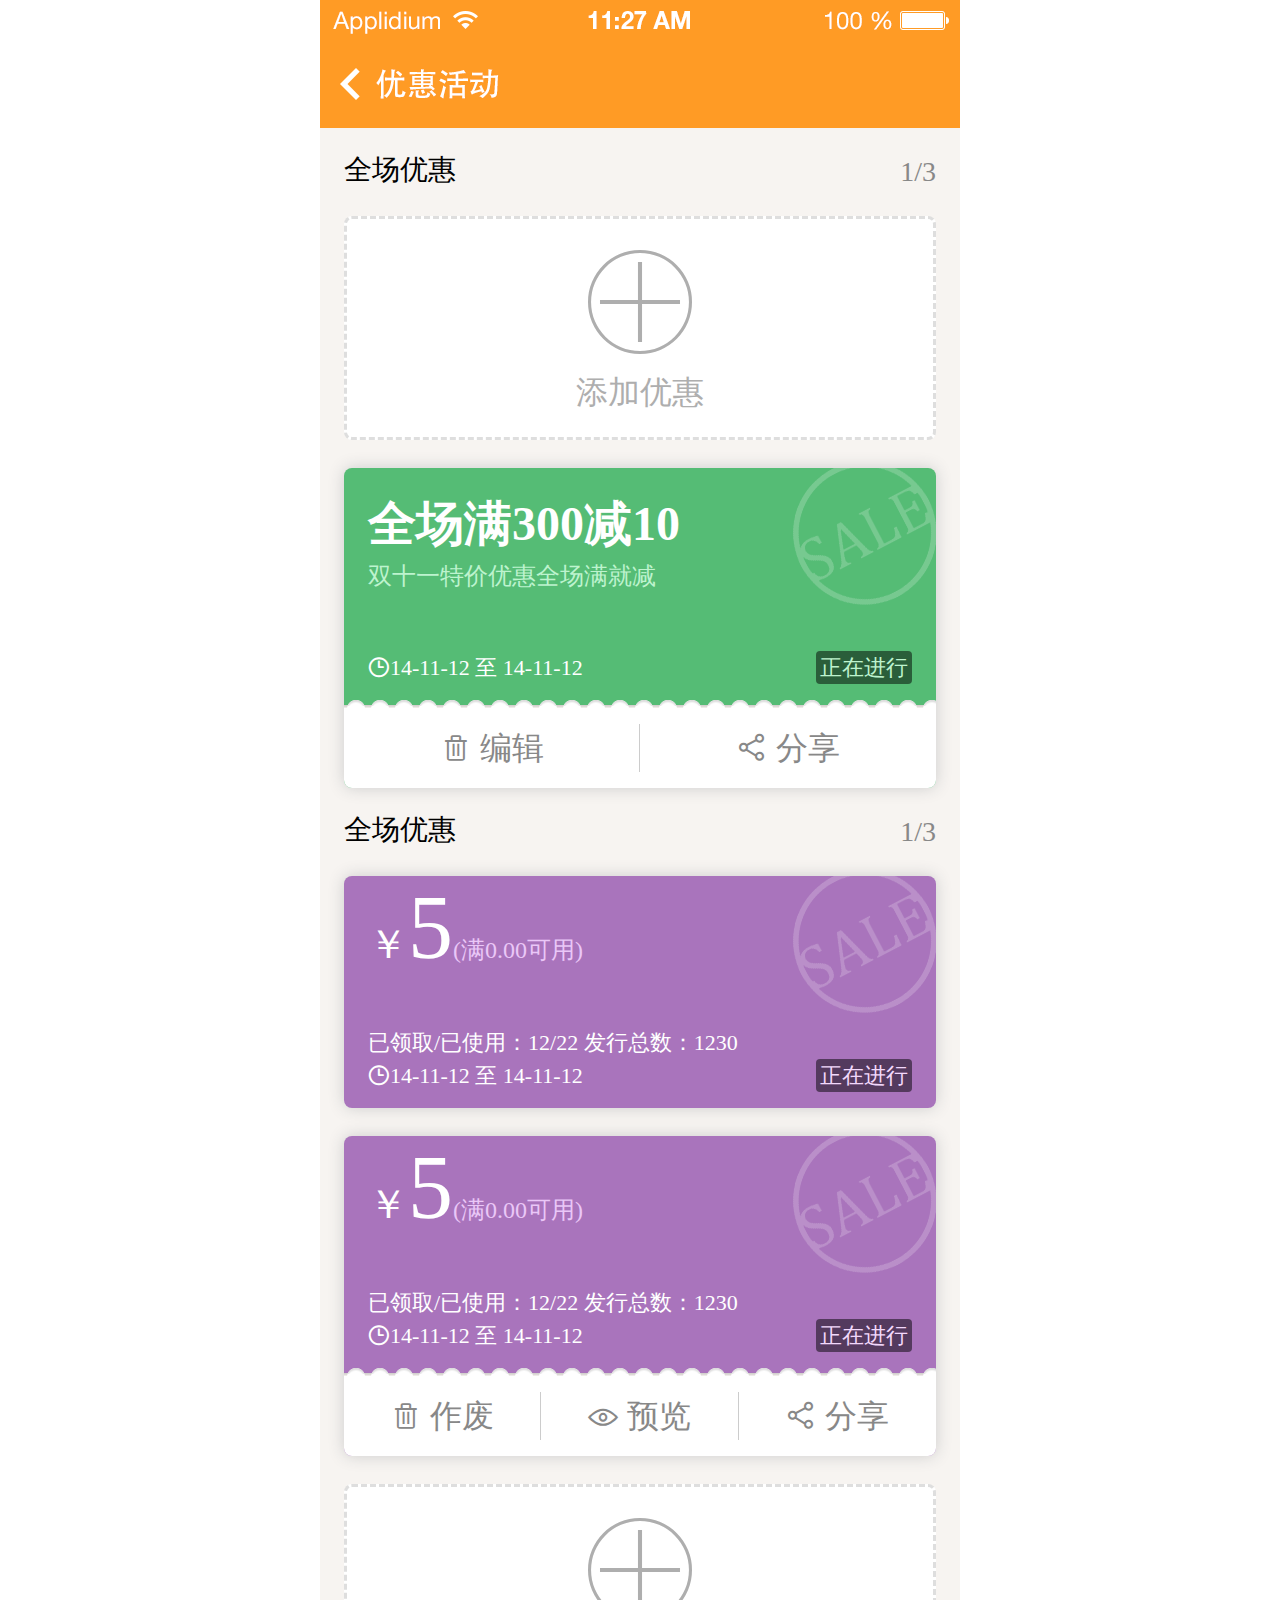
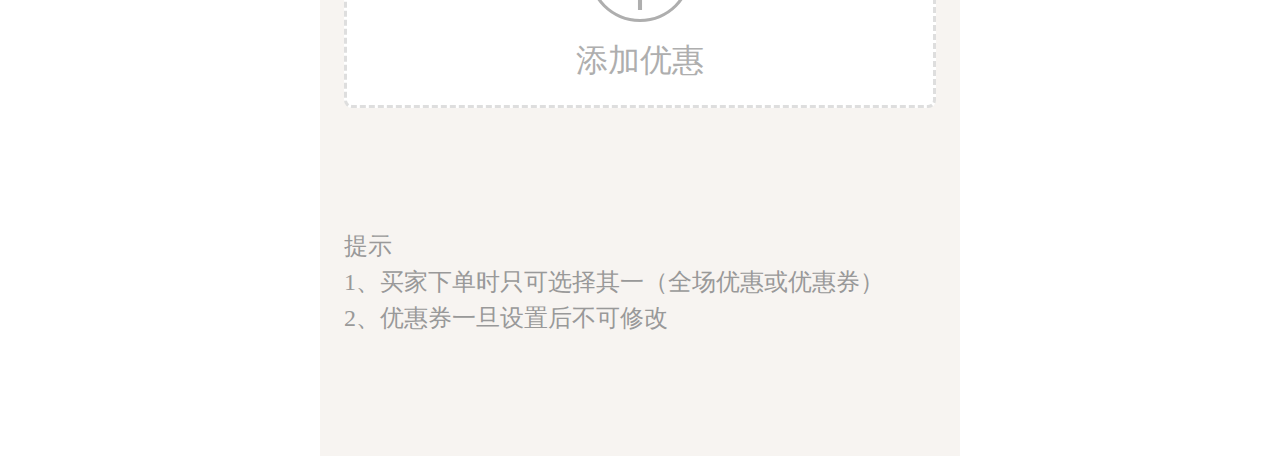
<file: cs-coupon/index.html>
<!DOCTYPE html>
<html lang="en">
<head>
	<meta charset="UTF-8">
	<meta name="viewport" content="width=device-width, initial-scale=1">
	<title>优惠活动</title>
	<!-- <link rel="stylesheet/less" href="./css/base.less"> -->
	<!-- <link rel="stylesheet/less" href="./css/index.less"> -->
	<link rel="stylesheet" href="./css/index.css">
	<!-- <script src="./js/less.js"></script> -->
</head>
<body>
	<div class="viewport index-page">
		<!--  -->
		<div class="topbar">
			<img src="./images/topbar.png" alt="">
		</div>
		<!-- 全场优惠 -->
		<div class="items">
			<!-- 标题 -->
			<div class="title">
				<h3>全场优惠</h3>
				<span>1/3</span>
			</div>
			<!-- 添加操作 -->
			<div class="item add">
				<i class="icon-add"></i>
				<a href="javascript:;">添加优惠</a>
			</div>
			<!-- 券主体 -->
			<div class="item all">
				<div class="body">
					<!-- 活动名称 -->
					<div class="name">
						<h4>全场满300减10</h4>
						<p>双十一特价优惠全场满就减</p>
					</div>
					<div class="extra">
						<p><i class="icon-time"></i>14-11-12 至 14-11-12</p>
						<a href="javascript:;" class="status">正在进行</a>
					</div>
				</div>
				<!-- 操作 -->
				<div class="action">
					<ul>
						<li>
							<a href="javascript:;">
								<i class="icon-delete"></i>
								编辑
							</a>
						</li>
						<li>
							<a href="javascript:;">
								<i class="icon-share"></i>
								分享
							</a>
						</li>
					</ul>
				</div>
			</div>
		</div>
		<!-- 优惠券 -->
		<div class="items">
			<!-- 标题 -->
			<div class="title">
				<h3>全场优惠</h3>
				<span>1/3</span>
			</div>
			<div class="item coupon">
				<div class="body">
					<!-- 活动名称 -->
					<div class="value">
						<span class="cell">￥</span><span class="rmb">5</span>
						<span class="option">(满0.00可用)</span>
					</div>
					<div class="extra">
						<p>已领取/已使用：12/22   发行总数：1230</p>
						<p><i class="icon-time"></i>14-11-12 至 14-11-12</p>
						<a href="javascript:;" class="status">正在进行</a>
					</div>
				</div>
			</div>
			<div class="item coupon">
				<div class="body">
					<!-- 活动名称 -->
					<div class="value">
						<span class="cell">￥</span><span class="rmb">5</span>
						<span class="option">(满0.00可用)</span>
					</div>
					<div class="extra">
						<p>已领取/已使用：12/22   发行总数：1230</p>
						<p><i class="icon-time"></i>14-11-12 至 14-11-12</p>
						<a href="javascript:;" class="status">正在进行</a>
					</div>
				</div>
				<!-- 操作 -->
				<div class="action">
					<ul>
						<li>
							<a href="javascript:;">
								<i class="icon-delete"></i>
								作废
							</a>
						</li>
						<li>
							<a href="javascript:;">
								<i class="icon-preview"></i>
								预览
							</a>
						</li>
						<li>
							<a href="javascript:;">
								<i class="icon-share"></i>
								分享
							</a>
						</li>
					</ul>
				</div>
			</div>
			<!-- 券主体 -->
			<div class="item add">
				<i class="icon-add"></i>
				<a href="javascript:;">添加优惠</a>
			</div>
		</div>
		<!-- 用户提示 -->
		<div class="tips">
			<dl>
				<dt>提示</dt>
				<dd>1、买家下单时只可选择其一（全场优惠或优惠券）</dd>
				<dd>2、优惠券一旦设置后不可修改</dd>
			</dl>
		</div>
	</div>
</body>
</html>
</file>
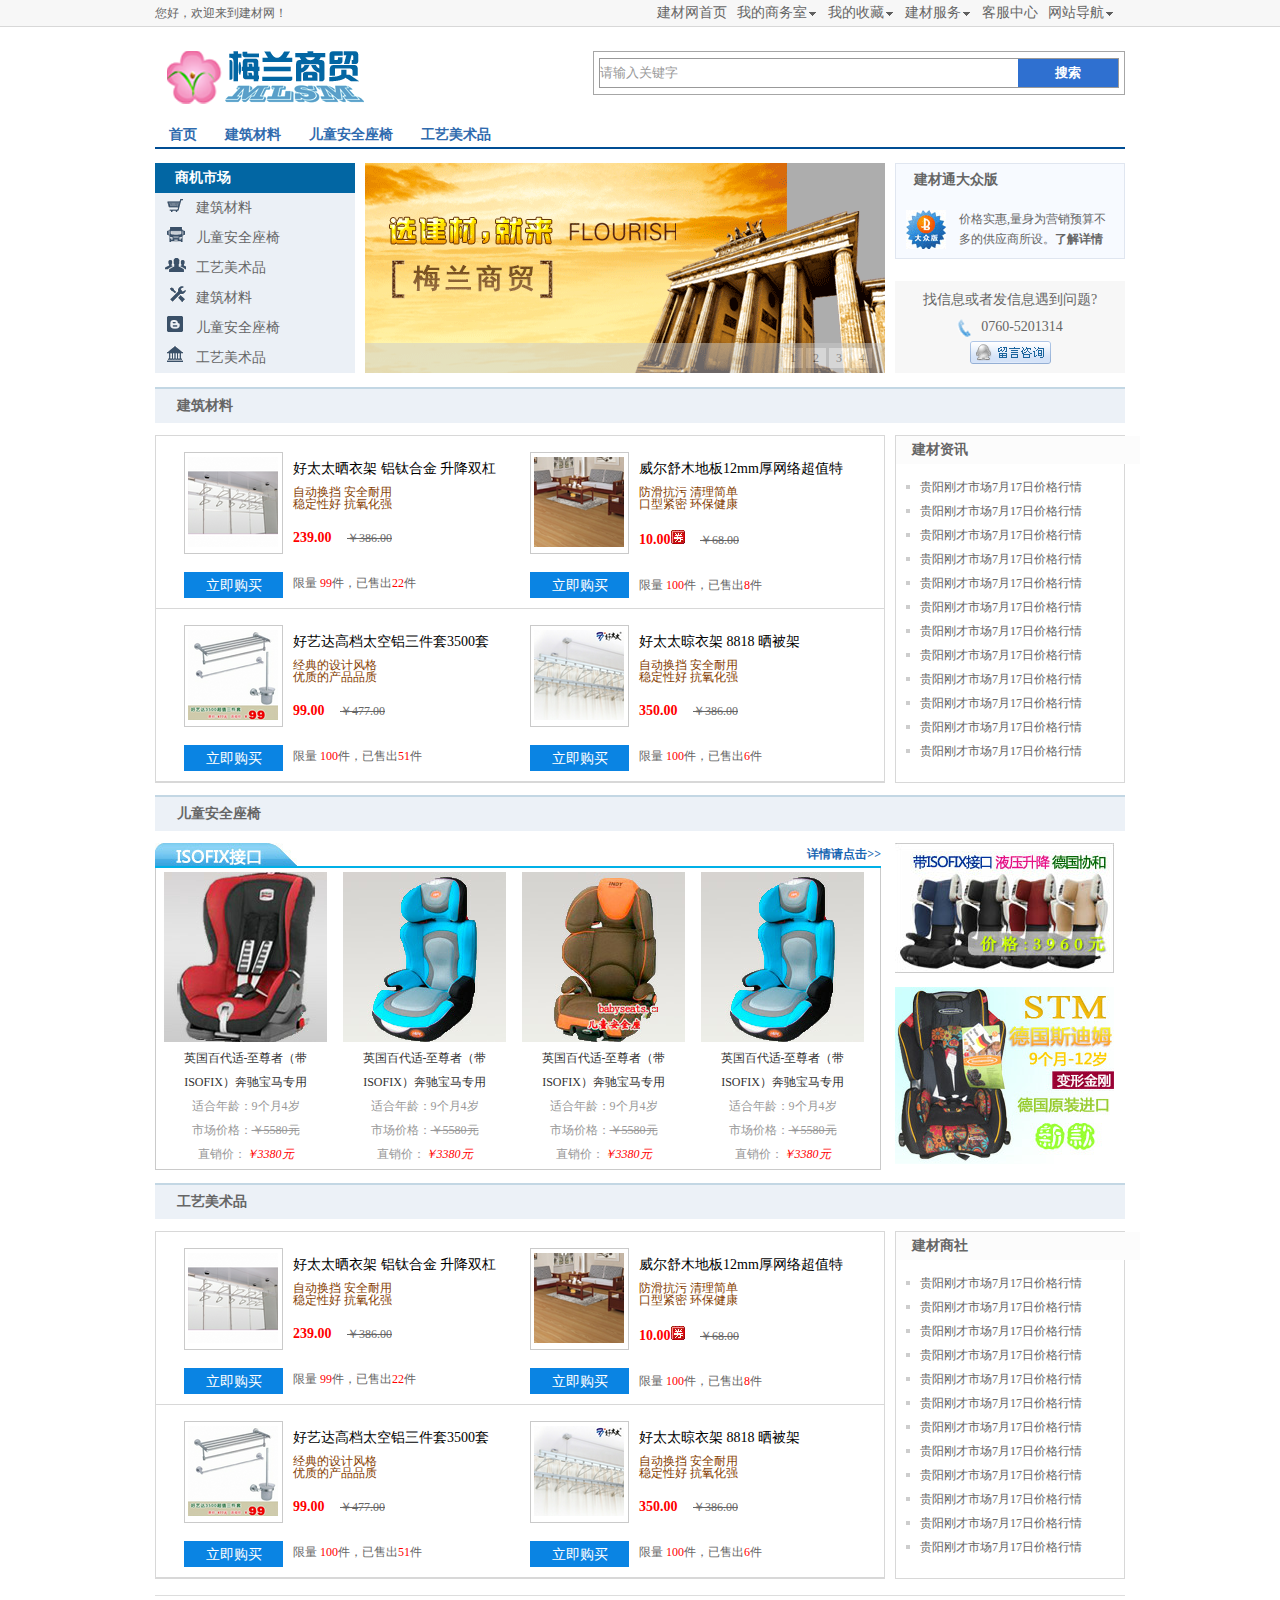
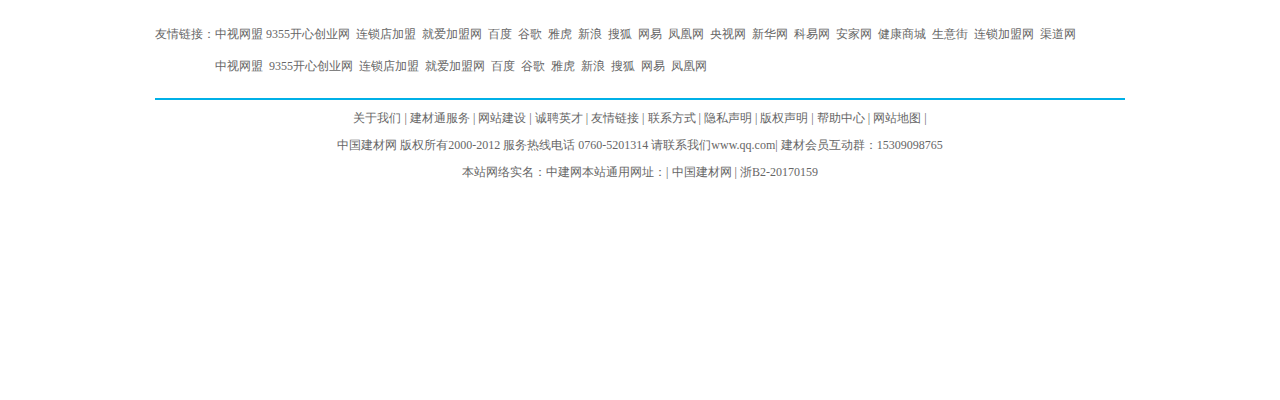
<file: html-css/MeiBuy/index.html>
<!DOCTYPE html>
<html lang="en">
<head>
  <meta charset="UTF-8">
  <title>MeiBy</title>
  <link rel="stylesheet" href="css/base.css">
  <link rel="stylesheet" href="css/index.css">
</head>
<body>
<!-- top B -->
  <div class="top">
    <div class="t_center banxin">
        <div class="t_c_wel fl">您好，欢迎来到建材网！</div>
        <div class="t_c_nav fr">
            <ul>
                <li><a href="#">建材网首页</a></li>
                <li><a href="#">我的商务室</a><b></b></li>
                <li><a href="#">我的收藏</a><b></b></li>
                <li><a href="#">建材服务</a><b></b></li>
                <li><a href="#">客服中心</a></li>
                <li><a href="#">网站导航</a><b></b></li>
            </ul>
        </div>
    </div>   
  </div>
<!-- top E -->
<!-- logo B -->
  <div class="logo banxin">
      <div class="l_left fl"></div>
      <div class="l_right fr">
          <div class="l_r_search">
              <input type="text" value="请输入关键字" class="inp fl">
              <input type="buttom" value="搜索" class="btn fr">
          </div>
          
      </div>
  </div>
<!-- logo E -->
<!-- nav B -->
  <div class="nav banxin">
      <ul>
          <li><a href="#">首页</a></li>
          <li><a href="#">建筑材料</a></li>
          <li><a href="#">儿童安全座椅</a></li>
          <li><a href="#">工艺美术品</a></li>
      </ul>
  </div>
<!-- nav E -->
<!-- news B -->
  <div class="news banxin">
      <div class="n_left fl">
          <h3>商机市场</h3>
          <ul>
              <li><b class="one"></b><a href="#">建筑材料</a></li>
              <li><b class="two"></b><a href="#">儿童安全座椅</a></li>
              <li><b class="three"></b><a href="#">工艺美术品</a></li>
              <li><b class="four"></b><a href="#">建筑材料</a></li>
              <li><b class="five"></b><a href="#">儿童安全座椅</a></li>
              <li><b class="six"></b><a href="#">工艺美术品</a></li>
          </ul>
      </div>
      <div class="n_center fl">
          <div class="n_center_bottom">
              <ul class="fr">
                <li><a href="#">1</a></li>
                <li><a href="#">2</a></li>
                <li><a href="#">3</a></li>
                <li><a href="#">4</a></li>
              </ul>
          </div>
      </div>
      <div class="n_right fr">
          <div class="n_r_t">
              <h3>建材通大众版</h3>
              <div class="n_t_r_mess">
                  <b></b>
                  <span>价格实惠,量身为营销预算不<br/>多的供应商所设。<strong>了解详情</strong></span>
              </div>
          </div>
          <div class="n_r_b">
              <p class="message">找信息或者发信息遇到问题?</p>
              <p class="phone"><b></b>0760-5201314</p>
              <input type="button" class="btn">
          </div>
      </div>
  </div>
<!-- news E -->
<!-- goods B -->
  <!-- floorOne B -->
  <div class="floorOne banxin">
      <div class="meate">建筑材料</div>
      <div class="goods">
          <div class="left fl">
              <div class="g_l_t">
                  <div class="g_l_t_mess fl">
                      <div class="iimg fl">
                          <b class="b_one"></b>
                          <input type="button" value="立即购买" class="bbtn">
                      </div>
                      <div class="mmess fr">
                          <p class="goodwife">好太太晒衣架&nbsp;铝钛合金&nbsp;升降双杠</p>
                          <p class="action">
                              自动换挡&nbsp;安全耐用<br/>
                              稳定性好&nbsp;抗氧化强
                          </p>
                          <p>
                              <span class="colorRed fs14 fwblog">
                                  239.00
                              </span>&nbsp;&nbsp;&nbsp;
                              <del>￥386.00</del>
                          </p>
                          <p class="one">限量
                              <span class="colorRed">99</span>件，已售出<span class="colorRed">22</span>件
                          </p>
                        </div>                 
                  </div>
                  <div class="g_l_t_mess fl">
                      <div class="iimg fl">
                          <b class="b_two"></b>
                          <input type="button" value="立即购买" class="bbtn">
                      </div>
                      <div class="mmess fr">
                          <p class="goodwife">威尔舒木地板12mm厚网络超值特</p>
                          <p class="action">
                              防滑抗污&nbsp;清理简单<br/>
                              口型紧密&nbsp;环保健康
                          </p>
                          <p class="price">
                              <span class="colorRed fs14 fwblog">
                                  10.00<i class="quan"></i>
                              </span>&nbsp;&nbsp;&nbsp;
                              
                              <del>￥68.00</del>
                          </p>
                          <p class="one">限量
                              <span class="colorRed">100</span>件，已售出<span class="colorRed">8</span>件
                          </p>
                        </div>                 
                  </div>
              </div>
              <div class="g_l_t bbottom">
                  <div class="g_l_t_mess fl">
                      <div class="iimg fl">
                          <b class="b_three"></b>
                          <input type="button" value="立即购买" class="bbtn">
                      </div>
                      <div class="mmess fr">
                          <p class="goodwife">好艺达高档太空铝三件套3500套</p>
                          <p class="action">
                              经典的设计风格<br/>
                              优质的产品品质
                          </p>
                          <p>
                              <span class="colorRed fs14 fwblog">
                                  99.00
                              </span>&nbsp;&nbsp;&nbsp;
                              <del>￥477.00</del>
                          </p>
                          <p class="one">限量
                              <span class="colorRed">100</span>件，已售出<span class="colorRed">51</span>件
                          </p>
                        </div>                 
                  </div>
                  <div class="g_l_t_mess fl">
                      <div class="iimg fl">
                          <b class="b_four"></b>
                          <input type="button" value="立即购买" class="bbtn">
                      </div>
                      <div class="mmess fr">
                          <p class="goodwife">好太太晾衣架&nbsp;8818&nbsp;晒被架</p>
                          <p class="action">
                              自动换挡&nbsp;安全耐用<br/>
                              稳定性好&nbsp;抗氧化强
                          </p>
                          <p>
                              <span class="colorRed fs14 fwblog">
                                  350.00
                              </span>&nbsp;&nbsp;&nbsp;
                              <del>￥386.00</del>
                          </p>
                          <p class="one">限量
                              <span class="colorRed">100</span>件，已售出<span class="colorRed">6</span>件
                          </p>
                        </div>                 
                  </div>
              </div>
          </div>
          <div class="right fr">
              <h3 class="zixun">建材资讯</h3>
              <ul>
                  <li><b></b><a href="#">贵阳刚才市场7月17日价格行情</a></li>
                  <li><b></b><a href="#">贵阳刚才市场7月17日价格行情</a></li>
                  <li><b></b><a href="#">贵阳刚才市场7月17日价格行情</a></li>
                  <li><b></b><a href="#">贵阳刚才市场7月17日价格行情</a></li>
                  <li><b></b><a href="#">贵阳刚才市场7月17日价格行情</a></li>
                  <li><b></b><a href="#">贵阳刚才市场7月17日价格行情</a></li>
                  <li><b></b><a href="#">贵阳刚才市场7月17日价格行情</a></li>
                  <li><b></b><a href="#">贵阳刚才市场7月17日价格行情</a></li>
                  <li><b></b><a href="#">贵阳刚才市场7月17日价格行情</a></li>
                  <li><b></b><a href="#">贵阳刚才市场7月17日价格行情</a></li>
                  <li><b></b><a href="#">贵阳刚才市场7月17日价格行情</a></li>
                  <li><b></b><a href="#">贵阳刚才市场7月17日价格行情</a></li>
              </ul>

          </div>
      </div>     
  </div>
  <!-- floorOne E -->
  <!-- floorTwo B -->
  <div class="floorTwo banxin">
      <div class="meate">儿童安全座椅</div>
      <div class="goods">
          <div class="left fl">
              <div class="g_l_t">
                  <b></b>
                  <a href="#">详情请点击>></a>
              </div>
              <div class="g_l_chair">
                  <div class="g_l_chairOne fl">
                      <b class="imgOne"></b>
                      <div class="g_l_b_mess">
                          <p class="colorBlack">英国百代适-至尊者（带<br/>
                          ISOFIX）奔驰宝马专用</p>
                          <p>适合年龄：9个月4岁</p>
                          <p>市场价格：<del>￥5580元</del></p>
                          <p>直销价：<i class="colorRed">￥3380元</i></p>
                      </div>                    
                  </div>
                  <div class="g_l_chairOne fl">
                      <b class="imgTwo"></b>
                      <div class="g_l_b_mess">
                          <p class="colorBlack">英国百代适-至尊者（带<br/>
                          ISOFIX）奔驰宝马专用</p>
                          <p>适合年龄：9个月4岁</p>
                          <p>市场价格：<del>￥5580元</del></p>
                          <p>直销价：<i class="colorRed">￥3380元</i></p>
                      </div>                    
                  </div>
                  <div class="g_l_chairOne fl">
                      <b class="imgThree"></b>
                      <div class="g_l_b_mess">
                          <p class="colorBlack">英国百代适-至尊者（带<br/>
                          ISOFIX）奔驰宝马专用</p>
                          <p>适合年龄：9个月4岁</p>
                          <p>市场价格：<del>￥5580元</del></p>
                          <p>直销价：<i class="colorRed">￥3380元</i></p>
                      </div>                    
                  </div>
                  <div class="g_l_chairOne fl">
                      <b class="imgFour"></b>
                      <div class="g_l_b_mess">
                          <p class="colorBlack">英国百代适-至尊者（带<br/>
                          ISOFIX）奔驰宝马专用</p>
                          <p>适合年龄：9个月4岁</p>
                          <p>市场价格：<del>￥5580元</del></p>
                          <p>直销价：<i class="colorRed">￥3380元</i></p>
                      </div>                    
                  </div>
              </div> 
          </div>
          <div class="right fr">
              <b class="g_r_top"></b>
              <b class="g_r_botton"></b>
          </div>
      </div>
  </div>
  <!-- floorTwo E -->
  <!-- floorThree B -->
  <div class="floorOne banxin">
      <div class="meate">工艺美术品</div>
      <div class="goods">
          <div class="left fl">
              <div class="g_l_t">
                  <div class="g_l_t_mess fl">
                      <div class="iimg fl">
                          <b class="b_one"></b>
                          <input type="button" value="立即购买" class="bbtn">
                      </div>
                      <div class="mmess fr">
                          <p class="goodwife">好太太晒衣架&nbsp;铝钛合金&nbsp;升降双杠</p>
                          <p class="action">
                              自动换挡&nbsp;安全耐用<br/>
                              稳定性好&nbsp;抗氧化强
                          </p>
                          <p>
                              <span class="colorRed fs14 fwblog">
                                  239.00
                              </span>&nbsp;&nbsp;&nbsp;
                              <del>￥386.00</del>
                          </p>
                          <p class="one">限量
                              <span class="colorRed">99</span>件，已售出<span class="colorRed">22</span>件
                          </p>
                        </div>                 
                  </div>
                  <div class="g_l_t_mess fl">
                      <div class="iimg fl">
                          <b class="b_two"></b>
                          <input type="button" value="立即购买" class="bbtn">
                      </div>
                      <div class="mmess fr">
                          <p class="goodwife">威尔舒木地板12mm厚网络超值特</p>
                          <p class="action">
                              防滑抗污&nbsp;清理简单<br/>
                              口型紧密&nbsp;环保健康
                          </p>
                          <p class="price">
                              <span class="colorRed fs14 fwblog">
                                  10.00<i class="quan"></i>
                              </span>&nbsp;&nbsp;&nbsp;
                              
                              <del>￥68.00</del>
                          </p>
                          <p class="one">限量
                              <span class="colorRed">100</span>件，已售出<span class="colorRed">8</span>件
                          </p>
                        </div>                 
                  </div>
              </div>
              <div class="g_l_t bbottom">
                  <div class="g_l_t_mess fl">
                      <div class="iimg fl">
                          <b class="b_three"></b>
                          <input type="button" value="立即购买" class="bbtn">
                      </div>
                      <div class="mmess fr">
                          <p class="goodwife">好艺达高档太空铝三件套3500套</p>
                          <p class="action">
                              经典的设计风格<br/>
                              优质的产品品质
                          </p>
                          <p>
                              <span class="colorRed fs14 fwblog">
                                  99.00
                              </span>&nbsp;&nbsp;&nbsp;
                              <del>￥477.00</del>
                          </p>
                          <p class="one">限量
                              <span class="colorRed">100</span>件，已售出<span class="colorRed">51</span>件
                          </p>
                        </div>                 
                  </div>
                  <div class="g_l_t_mess fl">
                      <div class="iimg fl">
                          <b class="b_four"></b>
                          <input type="button" value="立即购买" class="bbtn">
                      </div>
                      <div class="mmess fr">
                          <p class="goodwife">好太太晾衣架&nbsp;8818&nbsp;晒被架</p>
                          <p class="action">
                              自动换挡&nbsp;安全耐用<br/>
                              稳定性好&nbsp;抗氧化强
                          </p>
                          <p>
                              <span class="colorRed fs14 fwblog">
                                  350.00
                              </span>&nbsp;&nbsp;&nbsp;
                              <del>￥386.00</del>
                          </p>
                          <p class="one">限量
                              <span class="colorRed">100</span>件，已售出<span class="colorRed">6</span>件
                          </p>
                        </div>                 
                  </div>
              </div>
          </div>
          <div class="right fr">
              <h3 class="zixun">建材商社</h3>
              <ul>
                  <li><b></b><a href="#">贵阳刚才市场7月17日价格行情</a></li>
                  <li><b></b><a href="#">贵阳刚才市场7月17日价格行情</a></li>
                  <li><b></b><a href="#">贵阳刚才市场7月17日价格行情</a></li>
                  <li><b></b><a href="#">贵阳刚才市场7月17日价格行情</a></li>
                  <li><b></b><a href="#">贵阳刚才市场7月17日价格行情</a></li>
                  <li><b></b><a href="#">贵阳刚才市场7月17日价格行情</a></li>
                  <li><b></b><a href="#">贵阳刚才市场7月17日价格行情</a></li>
                  <li><b></b><a href="#">贵阳刚才市场7月17日价格行情</a></li>
                  <li><b></b><a href="#">贵阳刚才市场7月17日价格行情</a></li>
                  <li><b></b><a href="#">贵阳刚才市场7月17日价格行情</a></li>
                  <li><b></b><a href="#">贵阳刚才市场7月17日价格行情</a></li>
                  <li><b></b><a href="#">贵阳刚才市场7月17日价格行情</a></li>
              </ul>
          </div>
      </div>     
  </div>
  <!-- floorThree E -->
<!-- goods E -->
<!-- friend B -->
  <div class="friend banxin">
      <p class="f_top">友情链接：中视网盟&nbsp;9355开心创业网&nbsp; 连锁店加盟&nbsp; 就爱加盟网&nbsp; 百度&nbsp; 谷歌&nbsp; 雅虎&nbsp; 新浪&nbsp; 搜狐&nbsp; 网易&nbsp; 凤凰网&nbsp; 央视网&nbsp; 新华网&nbsp; 科易网&nbsp; 安家网&nbsp; 健康商城&nbsp; 生意街&nbsp; 连锁加盟网&nbsp; 渠道网 </p>
      <p class="f_bottom">中视网盟&nbsp; 9355开心创业网&nbsp; 连锁店加盟&nbsp; 就爱加盟网&nbsp; 百度&nbsp; 谷歌&nbsp; 雅虎&nbsp; 新浪&nbsp; 搜狐&nbsp; 网易&nbsp; 凤凰网</p>    
  </div>  
<!-- friend E -->  
<!-- foot B -->
  <div class="foot banxin">
      <ul>
        <li><a href="#">关于我们</a> |</li>
        <li><a href="#">建材通服务</a> |</li>
        <li><a href="#">网站建设</a> |</li>
        <li><a href="#">诚聘英才</a> |</li>
        <li><a href="#">友情链接</a> |</li>
        <li><a href="#">联系方式</a> |</li>
        <li><a href="#">隐私声明</a> |</li>
        <li><a href="#">版权声明</a> |</li>
        <li><a href="#">帮助中心</a> |</li>
        <li><a href="#">网站地图</a> |</li>
      </ul>
      <ul>
          <li><a href="#">中国建材网 版权所有2000-2012 服务热线电话 0760-5201314 请联系我们www.qq.com</a>|</li>
          <li><a href="#">建材会员互动群：15309098765</a></li>
      </ul>   
      <ul>
          <li><a href="#">本站网络实名：中建网本站通用网址：</a>|</li>
          <li><a href="#">中国建材网</a> |</li>
          <li><a href="#">浙B2-20170159</a> </li>
      </ul>  
  </div>
<!-- foot E -->  
</body>
</html>
</file>
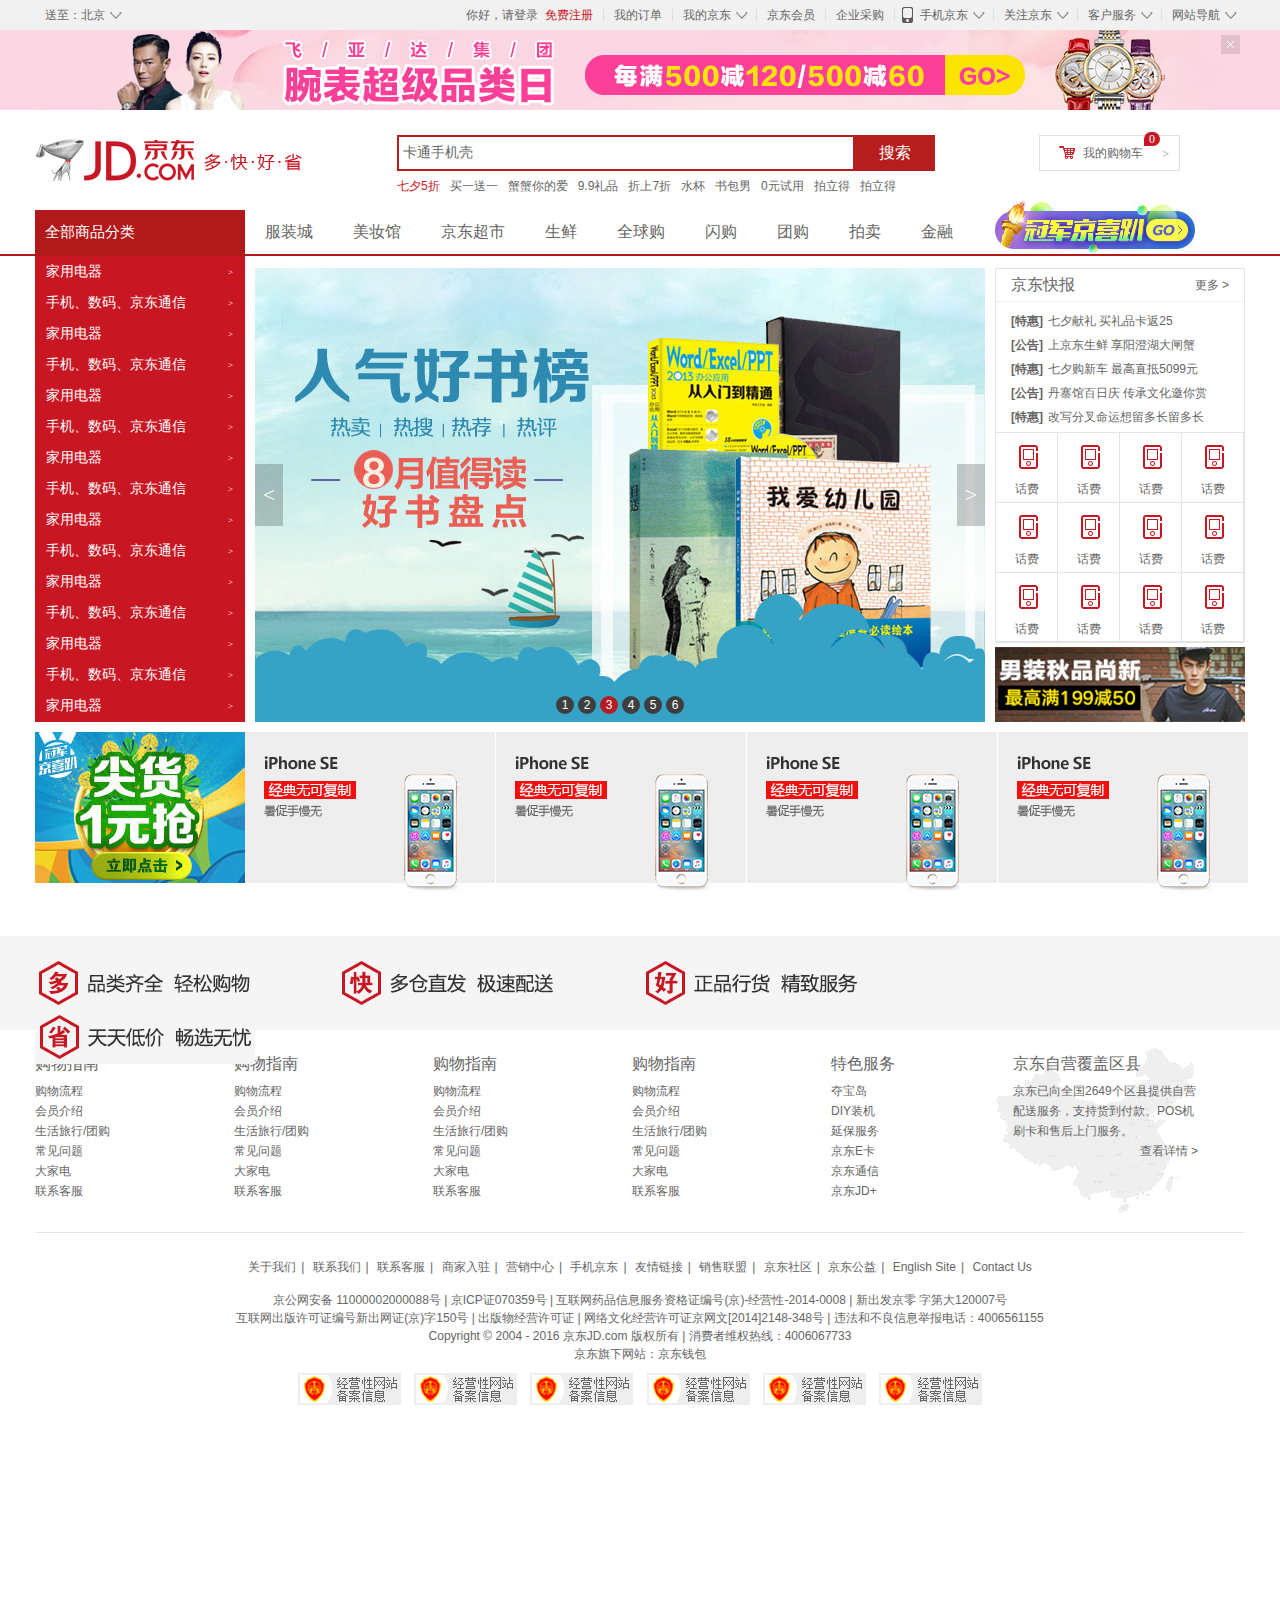
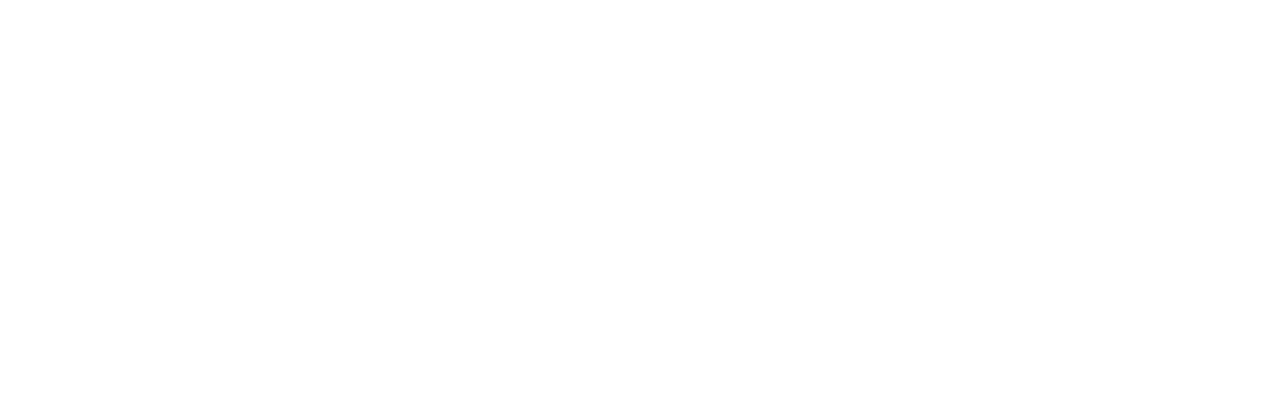
<file: html-css/JD/web/index.html>
<!DOCTYPE html>
<html lang="en">
<head>
  <meta charset="UTF-8">
  <title>JD首页</title>
  <link rel="shortcut icon" href="favicon.ico">
  <link rel="stylesheet" href="../css/base.css">
  <link rel="stylesheet" href="../css/index.css">
</head>
<body>
  <!-- 顶部工具栏stat -->
  <div class="shortcut clearfix">
      <div class="w">
          <ul class="fl ">
              <li class="dropdowm">送至：北京
                  <i><s>◇</s></i>
              </li>
          </ul>
          <ul class="fr">
              <li><a href="#">你好，请登录</a>&nbsp;&nbsp;<a class="col-red" href="#" >免费注册</a></li>
              <li class="spacer"></li>
              <li><a href="#">我的订单</a></li>
              <li class="spacer"></li>
              <li class="dropdowm"><a href="#">我的京东</a>
                  <i><s>◇</s></i>
              </li>
              <li class="spacer"></li>
              <li><a href="#">京东会员</a></li>
              <li class="spacer"></li>
              <li><a href="#">企业采购</a></li>
              <li class="spacer"></li>
              <li class="dropdowm tel-li">
                  <em class="tel-icon"></em>
                  <a href="#">手机京东</a>
                  <i><s>◇</s></i>
              </li>
              <li class="spacer"></li>
              <li class="dropdowm">关注京东
                  <i><s>◇</s></i>
              </li>
              <li class="spacer"></li>
              <li class="dropdowm">客户服务
                  <i><s>◇</s></i>
              </li>
              <li class="spacer"></li>
              <li class="dropdowm">网站导航
                  <i><s>◇</s></i>
              </li>
          </ul>
      </div>
  </div>  
  <!-- 顶部工具栏stat -->

  <!-- 顶部广告栏stat -->
  <div class="topbanner">
      <div class="w banner-parent">
          <a href="#"><img src="../images/topbanner.jpg" alt=""></a>
          <a href="javascript:;" class="close-banner"></a>        
      </div>
  </div>
  <!--顶部广告栏end-->

  <!--header部分start-->
  <div class="w header clearfix">
      <!-- logo -->
      <div class="fl logo">
          <a class="jd-img" href="#">京西</a>
      </div>
      <!-- search -->
      <div class="fl search">
          <input type="text" value="卡通手机壳">
          <button>搜索</button>
      </div>
      <!-- car -->
      <div class="fr car">
          <a href="#">我的购物车</a>
          <i class="icon1"></i>
          <i class="icon2">&gt;</i>
          <i class="icon3">0</i>
      </div>
      <!-- hotwords -->
      <div class="fl hotwords">
          <a class="col-red" href="#">七夕5折</a>
          <a href="#">买一送一</a>
          <a href="#">蟹蟹你的爱</a>
          <a href="#">9.9礼品</a>
          <a href="#">折上7折</a>
          <a href="#">水杯</a>
          <a href="#">书包男</a>
          <a href="#">0元试用</a>
          <a href="#">拍立得</a>
          <a href="#">拍立得</a>
      </div>
  </div>
  <!--header部分end-->

  <!--导航部分start-->
    <div class="nav clearfix">
        <div class="w">
            <div class="fl categories">
                <div class="cate-dt">
                    <a href="#">全部商品分类</a>
                </div>
                <div class="cate-dd">
                    <div class="cate-item">
                        <h3><a href="#">家用电器</a></h3>
                        <i>&gt;</i>
                    </div>
                    <div class="cate-item">
                        <h3><a href="#">手机、数码、京东通信</a></h3>
                        <i>&gt;</i>
                    </div>
                    <div class="cate-item">
                        <h3><a href="#">家用电器</a></h3>
                        <i>&gt;</i>
                    </div>
                    <div class="cate-item">
                        <h3><a href="#">手机、数码、京东通信</a></h3>
                        <i>&gt;</i>
                    </div>
                    <div class="cate-item">
                        <h3><a href="#">家用电器</a></h3>
                        <i>&gt;</i>
                    </div>
                    <div class="cate-item">
                        <h3><a href="#">手机、数码、京东通信</a></h3>
                        <i>&gt;</i>
                    </div>
                    <div class="cate-item">
                        <h3><a href="#">家用电器</a></h3>
                        <i>&gt;</i>
                    </div>
                    <div class="cate-item">
                        <h3><a href="#">手机、数码、京东通信</a></h3>
                        <i>&gt;</i>
                    </div>
                    <div class="cate-item">
                        <h3><a href="#">家用电器</a></h3>
                        <i>&gt;</i>
                    </div>
                    <div class="cate-item">
                        <h3><a href="#">手机、数码、京东通信</a></h3>
                        <i>&gt;</i>
                    </div>
                    <div class="cate-item">
                        <h3><a href="#">家用电器</a></h3>
                        <i>&gt;</i>
                    </div>
                    <div class="cate-item">
                        <h3><a href="#">手机、数码、京东通信</a></h3>
                        <i>&gt;</i>
                    </div>
                    <div class="cate-item">
                        <h3><a href="#">家用电器</a></h3>
                        <i>&gt;</i>
                    </div>
                    <div class="cate-item">
                        <h3><a href="#">手机、数码、京东通信</a></h3>
                        <i>&gt;</i>
                    </div>
                    <div class="cate-item">
                        <h3><a href="#">家用电器</a></h3>
                        <i>&gt;</i>
                    </div>
                </div>
            </div>
            <div class="fl navitems">
                <ul>
                    <li><a href="#">服装城</a></li>
                    <li><a href="#">美妆馆</a></li>
                    <li><a href="#">京东超市</a></li>
                    <li><a href="#">生鲜</a></li>
                    <li><a href="#">全球购</a></li>
                    <li><a href="#">闪购</a></li>
                    <li><a href="#">团购</a></li>
                    <li><a href="#">拍卖</a></li>
                    <li><a href="#">金融</a></li>
                </ul>
            </div>
            <div class="fr treasure">
                <a href="#"></a>
            </div>                    
        </div>   
    </div>
  <!--导航部分end-->
  
  <!--背景广告start-->
<!--   <div class="bg-banner">
      <a href="#"></a>
  </div> -->
  <!--背景广告end-->

  <!--主体部分start-->
  <div class="w main clearfix">
      <div class="fl slider">
          <!-- 轮播图 -->
          <ul>
              <li>
                  <a href="#">
                      <img src="../images/slider.jpg" alt="">
                  </a>
              </li>
          </ul>
          <!-- 小圆点 -->
          <ul class="circle">
                <li>1</li>
                <li>2</li>
                <li class="current">3</li>
                <li>4</li>
                <li>5</li>
                <li>6</li>  
          </ul>
          <!-- 小箭头 -->
          <div class="arrow">
              <a href="jacascript:;" class="arrow-l">&lt;</a>
              <a href="javascript:;" class="arrow-r">&gt;</a>
          </div>
      </div>
      <div class="fr main-extra ">
            <div class="news">
                <div class="mt">
                    <h2>京东快报</h2>
                    <a href="#">更多 &gt;</a>
                </div>
                <div class="mc">
                    <ul>
                        <li><a href="#"><span>[特惠]</span>七夕献礼 买礼品卡返25</a></li>
                        <li><a href="#"><span>[公告]</span>上京东生鲜 享阳澄湖大闸蟹</a></li>
                        <li><a href="#"><span>[特惠]</span>七夕购新车 最高直抵5099元</a></li>
                        <li><a href="#"><span>[公告]</span>丹寨馆百日庆 传承文化邀你赏</a></li>
                        <li><a href="#"><span>[特惠]</span>改写分叉命运想留多长留多长</a></li>
                    </ul>
                </div>
            </div>
            <div class="lifserv">
                <ul>
                    <li class="lifserv-icon1">
                        <a href="#">
                            <i></i>
                            <span>话费</span>
                        </a>
                    </li>
                    <li class="lifserv-icon2">
                        <a href="#">
                            <i></i>
                            <span>话费</span>
                        </a>
                    </li>
                    <li class="lifserv-icon3">
                        <a href="#">
                            <i></i>
                            <span>话费</span>
                        </a>
                    </li>
                    <li class="lifserv-icon4">
                        <a href="#">
                            <i></i>
                            <span>话费</span>
                        </a>
                    </li>
                    <li>
                        <a href="#">
                            <i></i>
                            <span>话费</span>
                        </a>
                    </li>
                    <li>
                        <a href="#">
                            <i></i>
                            <span>话费</span>
                        </a>
                    </li>
                    <li>
                        <a href="#">
                            <i></i>
                            <span>话费</span>
                        </a>
                    </li>
                    <li>
                        <a href="#">
                            <i></i>
                            <span>话费</span>
                        </a>
                    </li>
                    <li>
                        <a href="#">
                            <i></i>
                            <span>话费</span>
                        </a>
                    </li>
                    <li>
                        <a href="#">
                            <i></i>
                            <span>话费</span>
                        </a>
                    </li>
                    <li>
                        <a href="#">
                            <i></i>
                            <span>话费</span>
                        </a>
                    </li>
                    <li>
                        <a href="#">
                            <i></i>
                            <span>话费</span>
                        </a>
                    </li>
                </ul>
            </div>
            <div class="right-pic">
                <a href="#">
                    <img src="../images/right-pic.jpg" alt="">
                </a>
            </div>
      </div>
  </div>
  <!--主体部分end-->

  <!--活动部分start-->
  <div class="w party clearfix">
      <div class="fl mt">
          <a href="#"><img src="../images/party2.jpg" alt=""></a>
      </div>
      <div class="fr mc">
          <ul>
              <li><a href="#"><img src="../images/seven.jpg" alt=""></a></li>
              <li><a href="#"><img src="../images/seven.jpg" alt=""></a></li>
              <li><a href="#"><img src="../images/seven.jpg" alt=""></a></li>
              <li><a href="#"><img src="../images/seven.jpg" alt=""></a></li>
          </ul>
      </div>
  </div>
  <!--footer部分start-->
  <div class="footer"> 
      <div class="service">
        <!-- <div class="slogan">
             <div class="w">
                 <span class="slogan-item slogan1"><img src="../images/slogen1.png" alt=""/></span>
                 <span class="slogan-item slogan2"><img src="../images/slogen2.png" alt=""/></span>
                 <span class="slogan-item slogan3"><img src="../images/slogen3.png" alt=""/></span>
                 <span class="slogan-item slogan4"><img src="../images/slogen4.png" alt=""/></span>
             </div>
          </div> -->
          <div class="pic-area">
              <div class="w">
                  <span class="item s1">
                      <!-- 放置图片 -->
                      <i></i>
                      <b>多</b>
                      品类齐全&nbsp;轻松购物
                  </span>
                  <span class="item s2">
                      <!-- 放置图片 -->
                      <i></i>
                      <b>快</b>
                      多仓直发&nbsp;急速配送
                  </span>
                  <span class="item s3">
                      <!-- 放置图片 -->
                      <i></i>
                      <b>好</b>
                      正品行货&nbsp;精致服务
                  </span>
                  <span class="item s4">
                      <!-- 放置图片 -->
                      <i></i>
                      <b>省</b>
                      天天低价&nbsp;畅选无忧
                  </span>
              </div>
          </div>
          <div class="info w clearfix">
              <dl>
                  <dt>购物指南</dt>
                  <dd><a href="#">购物流程</a></dd>
                  <dd><a href="#">会员介绍</a></dd>
                  <dd><a href="#">生活旅行/团购</a></dd>
                  <dd><a href="#">常见问题</a></dd>
                  <dd><a href="#">大家电</a></dd>
                  <dd><a href="#">联系客服</a></dd>
              </dl>
              <dl>
                  <dt>购物指南</dt>
                  <dd><a href="#">购物流程</a></dd>
                  <dd><a href="#">会员介绍</a></dd>
                  <dd><a href="#">生活旅行/团购</a></dd>
                  <dd><a href="#">常见问题</a></dd>
                  <dd><a href="#">大家电</a></dd>
                  <dd><a href="#">联系客服</a></dd>
              </dl>
              <dl>
                  <dt>购物指南</dt>
                  <dd><a href="#">购物流程</a></dd>
                  <dd><a href="#">会员介绍</a></dd>
                  <dd><a href="#">生活旅行/团购</a></dd>
                  <dd><a href="#">常见问题</a></dd>
                  <dd><a href="#">大家电</a></dd>
                  <dd><a href="#">联系客服</a></dd>
              </dl>
              <dl>
                  <dt>购物指南</dt>
                  <dd><a href="#">购物流程</a></dd>
                  <dd><a href="#">会员介绍</a></dd>
                  <dd><a href="#">生活旅行/团购</a></dd>
                  <dd><a href="#">常见问题</a></dd>
                  <dd><a href="#">大家电</a></dd>
                  <dd><a href="#">联系客服</a></dd>
              </dl>
              <dl class="last">
                  <dt>特色服务</dt>
                  <dd><a href="#">夺宝岛</a></dd>
                  <dd><a href="#">DIY装机</a></dd>
                  <dd><a href="#">延保服务</a></dd>
                  <dd><a href="#">京东E卡</a></dd>
                  <dd><a href="#">京东通信</a></dd>
                  <dd><a href="#">京东JD+</a></dd>
              </dl>
              <div class="coverage">
                  <div class="coverage-dt">京东自营覆盖区县</div>
                  <div class="coverage-dd">
                      <p>京东已向全国2649个区县提供自营配送服务，支持货到付款、POS机刷卡和售后上门服务。</p>

                      <p class="ar"><a href="#">查看详情&nbsp;&gt;</a></p>
                  </div>
              </div>
          </div>        
      </div>
      <div class="bottom w ac">
          <div class="links">
                <a href="#">关于我们</a>|
                <a href="#">联系我们</a>|
                <a href="#">联系客服</a>|
                <a href="#">商家入驻</a>|
                <a href="#">营销中心</a>|
                <a href="#">手机京东</a>|
                <a href="#">友情链接</a>|
                <a href="#">销售联盟</a>|
                <a href="#">京东社区</a>|
                <a href="#">京东公益</a>|
                <a href="#">English Site</a>|
                <a href="#">Contact Us</a>
          </div>
          <div class="copyright">
                京公网安备 11000002000088号 | 京ICP证070359号 | 互联网药品信息服务资格证编号(京)-经营性-2014-0008 | 新出发京零 字第大120007号 <br/>
                互联网出版许可证编号新出网证(京)字150号 | 出版物经营许可证 | 网络文化经营许可证京网文[2014]2148-348号 | 违法和不良信息举报电话：4006561155 <br/>
                Copyright © 2004 - 2016 京东JD.com 版权所有 | 消费者维权热线：4006067733 <br/>
                京东旗下网站：京东钱包 <br/>
          </div>
          <div class="authentication">
                <a href="#"><img src="../images/auth.png" alt=""></a>
                <a href="#"><img src="../images/auth.png" alt=""></a>
                <a href="#"><img src="../images/auth.png" alt=""></a>
                <a href="#"><img src="../images/auth.png" alt=""></a>
                <a href="#"><img src="../images/auth.png" alt=""></a>
                <a href="#"><img src="../images/auth.png" alt=""></a>
          </div>          
      </div>
  </div>
  <!--footer部分end-->
</body>
</html>
</file>
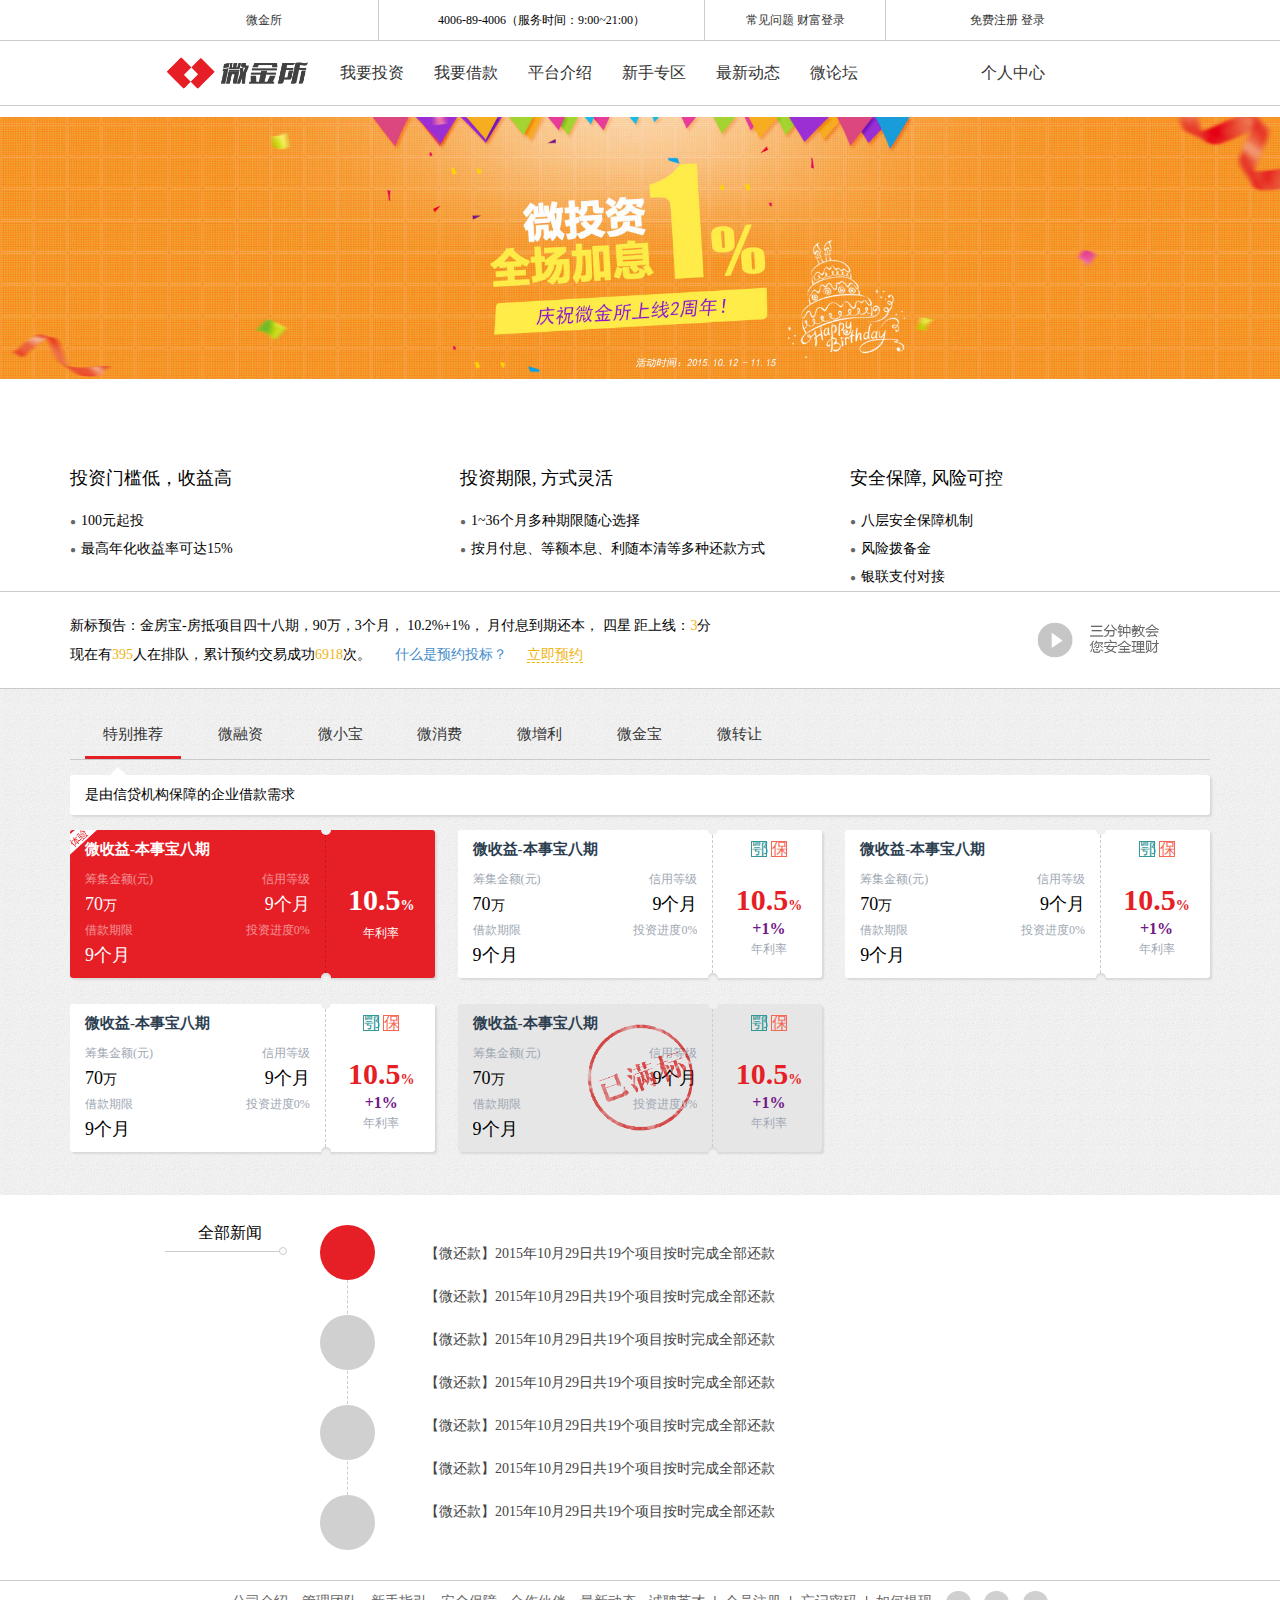
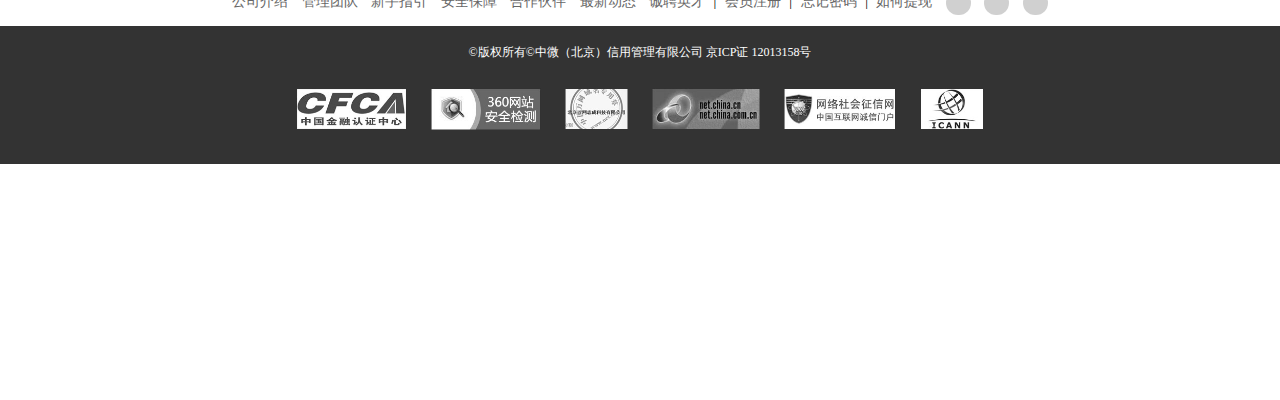
<file: Responsive/weijinsuo/html/index.html>
<!doctype html>
<html lang="en">
<head>
    <meta charset="UTF-8">
    <title>微金所</title>
    <!-- <link rel="stylesheet/less" href="../css/main.less"/> -->
    <link rel="stylesheet" href="../css/main.css">    
    <script src="../js/less.js"></script>

    <!--兼容低版本IE，分别h5标签和响应式-->
    <!--[if lte IE 8]>
        <script src="../js/html5shiv.js"></script>
        <script src="../js/respond.min.js"></script>
    <![endif]-->

    <style>
        .swipe {
            overflow: hidden;
            visibility: hidden;
            position: relative;

            width: 100%; 
        }
        .swipe-wrap {
            overflow: hidden;
            position: relative;
        }
        .swipe-wrap > li {
            float:left;
            width:100%;
            position: relative;

            height: 352px;
        }
    </style>

</head>
<body>
    <div class="viewport index">
        <!-- 小屏幕时 -->
        <div class="fixbar">
            <a href="javascript:;" class="menu" id="menu">导航</a>
            <a href="javascript:;" class="center">个人中心</a>
        </div>
        <!-- 小屏幕导航 -->
        <div class="menu-box">
            <dl>
                <dt>
                    <p>您好亲，您还没有登录哦</p>
                    <small>欢迎来到微金所！</small>
                </dt>
                <dd>
                    <a href="javascript:;">登录账号</a>
                </dd>
                <dd>
                    <a href="javascript:;">注册账号</a>
                </dd>
                <dd class="line"></dd>
                <dd class="gap"></dd>
                <dd>
                    <a href="javascript:;">首页</a>
                </dd>
                <dd>
                    <a href="javascript:;">我要投资</a>
                </dd>
                <dd>
                    <a href="javascript:;">平台介绍</a>
                </dd>
                <dd>
                    <a href="javascript:;">新手指引</a>
                </dd>
                <dd>
                    <a href="javascript:;">最新动态</a>
                </dd>
                <dd>
                    <a href="javascript:;">下载APP</a>
                </dd>
            </dl>
        </div>

        <!-- 主体部分 -->
        <div class="container">
            <!--顶部导航-->
            <div class="topnav">
                <ul>
                    <li class="qrcode">
                        <a href="javascript:;">微金所</a>
                    </li>
                    <li class="service">4006-89-4006（服务时间：9:00~21:00）</li>
                    <li class="help">
                        <a href="javascript:;">常见问题</a>
                        <a href="javascript:;">财富登录</a>
                    </li>
                    <li class="login">
                        <a href="javascript:;">免费注册</a>
                        <a href="javascript:;">登录</a>
                    </li>
                </ul>
            </div>

            <!-- 主导航 -->
            <div class="navs">
                <ul>
                    <li>
                        <a href="javascript:;"> 
                           <img src="../images/logo.png" alt="">
                        </a>
                    </li>
                    <li><a href="javascript:;">我要投资</a></li>
                    <li><a href="javascript:;">我要借款</a></li>
                    <li><a href="javascript:;">平台介绍</a></li>
                    <li><a href="javascript:;">新手专区</a></li>
                    <li><a href="javascript:;">最新动态</a></li>
                    <li><a href="javascript:;">微论坛</a></li>
                    <li class="center"><a href="javascript:;">个人中心</a></li>
                </ul>
            </div>

            <!-- 焦点图 -->
            <div class="swipe" id="swipe">
                <ul class="swipe-wrap">
                    <li><a href="javascript:;"><img src="../uploads/banner_1.gif" alt=""></a></li>
                    <li><a href="javascript:;"><img src="../uploads/banner_2.gif" alt=""></a></li>
                    <li><a href="javascript:;"><img src="../uploads/banner_3.gif" alt=""></a></li>
                    <li><a href="javascript:;"><img src="../uploads/banner_4.gif" alt=""></a></li>
                    <li><a href="javascript:;"><img src="../uploads/banner_5.gif" alt=""></a></li>
                </ul>
            </div>

            <!-- 特长 -->
            <div class="special">
                <div class="special-box">
                    <dl>
                        <dt>投资门槛低，收益高</dt>
                        <dd>
                            <span>●</span>100元起投
                        </dd>
                        <dd>
                            <span>●</span>最高年化收益率可达15%
                        </dd>
                    </dl>
                    <dl>
                        <dt>投资期限, 方式灵活</dt>
                        <dd>
                            <span>●</span>1~36个月多种期限随心选择
                        </dd>
                        <dd>
                            <span>●</span>按月付息、等额本息、利随本清等多种还款方式
                        </dd>
                    </dl>
                    <dl>
                        <dt>安全保障, 风险可控</dt>
                        <dd>
                            <span>●</span>八层安全保障机制
                        </dd>
                        <dd>
                            <span>●</span>风险拨备金
                        </dd>
                        <dd>
                            <span>●</span>银联支付对接
                        </dd>
                    </dl>
                </div>
            </div>

            <!-- 通知 -->
            <div class="notify">
                <ul>
                    <li>新标预告：金房宝-房抵项目四十八期，90万，3个月， 10.2%+1%， 月付息到期还本， 四星 距上线：<span>3</span>分</li>
                    <li>现在有<span>395</span>人在排队，累计预约交易成功<span>6918</span>次。 <a href="javascript:;" class="qa">什么是预约投标？</a><a href="javascript:;" class="apply">立即预约</a></li>
                    <li class="help">
                        <a href="javascript:;" class="tutorial">
                            <img src="../images/help-mv.png" alt="">
                        </a>
                    </li>
                </ul>
            </div>

            <!-- 借贷 -->
            <div class="loan">
                <div class="loan-wrap">
                    <div class="tabs-wrap">
                        <ul class="tabs">
                            <li class='active'>
                                <a href="javascript:;">特别推荐</a>
                                <b></b>
                            </li>
                            <li>
                                <a href="javascript:;">微融资</a>
                                <b></b>
                            </li>
                            <li>
                                <a href="javascript:;">微小宝</a>
                                <b></b>
                            </li>
                            <li>
                                <a href="javascript:;">微消费</a>
                                <b></b>
                            </li>
                            <li>
                                <a href="javascript:;">微增利</a>
                                <b></b>
                            </li>
                            <li>
                                <a href="javascript:;">微金宝</a>
                                <b></b>
                            </li>
                            <li>
                                <a href="javascript:;">微转让</a>
                                <b></b>
                        </ul>
                    </div>
                    <div class="intro">
                        <p>是由信贷机构保障的企业借款需求</p>
                        <b class="arrow"></b>
                    </div>
                    <div class="items">
                        <div class="item new">
                            <b class="icon"></b>
                            <!-- 概况 -->
                            <dl class="brief">
                                <dt>微收益-本事宝八期</dt>
                                <dd class="title">
                                    <span class="l">筹集金额(元)</span>
                                    <span class='r'>信用等级</span>
                                </dd>
                                <dd class="cont">
                                    <span class="l">70<small>万</small></span>
                                    <span class="r">9个月</span>
                                </dd>
                                <dd class="title">
                                    <span class="l">借款期限</span>
                                    <span class="r">投资进度0%</span>
                                </dd>
                                <dd class="cont">
                                    <span class="l">9个月</span>
                                    <span class="r"></span>
                                </dd>
                            </dl>
                            <!-- 利率 -->
                            <div class="rate">
                                <p class="flags"></p>
                                <h6>10.5<small>%</small></h6>
                                <p class="extra">
                                    <span>年利率</span>
                                </p>
                            </div>
                        </div>
                        <div class="item">
                            <!-- 概况 -->
                            <dl class="brief">
                                <dt>微收益-本事宝八期</dt>
                                <dd class="title">
                                    <span class="l">筹集金额(元)</span>
                                    <span class='r'>信用等级</span>
                                </dd>
                                <dd class="cont">
                                    <span class="l">70<small>万</small></span>
                                    <span class="r">9个月</span>
                                </dd>
                                <dd class="title">
                                    <span class="l">借款期限</span>
                                    <span class="r">投资进度0%</span>
                                </dd>
                                <dd class="cont">
                                    <span class="l">9个月</span>
                                    <span class="r"></span>
                                </dd>
                            </dl>
                            <!-- 利率 -->
                            <div class="rate">
                                <p class="flags">
                                    <span class="e">鄂</span>
                                    <span class="b">保</span>
                                </p>
                                <h6>10.5<small>%</small></h6>
                                <p class="extra">
                                    <b>+1%</b>
                                    <span>年利率</span>
                                </p>
                            </div>
                        </div>
                        <div class="item">
                            <!-- 概况 -->
                            <dl class="brief">
                                <dt>微收益-本事宝八期</dt>
                                <dd class="title">
                                    <span class="l">筹集金额(元)</span>
                                    <span class='r'>信用等级</span>
                                </dd>
                                <dd class="cont">
                                    <span class="l">70<small>万</small></span>
                                    <span class="r">9个月</span>
                                </dd>
                                <dd class="title">
                                    <span class="l">借款期限</span>
                                    <span class="r">投资进度0%</span>
                                </dd>
                                <dd class="cont">
                                    <span class="l">9个月</span>
                                    <span class="r"></span>
                                </dd>
                            </dl>
                            <!-- 利率 -->
                            <div class="rate">
                                <p class="flags">
                                    <span class="e">鄂</span>
                                    <span class="b">保</span>
                                </p>
                                <h6>10.5<small>%</small></h6>
                                <p class="extra">
                                    <b>+1%</b>
                                    <span>年利率</span>
                                </p>
                            </div>
                        </div>
                        <div class="item">
                            <!-- 概况 -->
                            <dl class="brief">
                                <dt>微收益-本事宝八期</dt>
                                <dd class="title">
                                    <span class="l">筹集金额(元)</span>
                                    <span class='r'>信用等级</span>
                                </dd>
                                <dd class="cont">
                                    <span class="l">70<small>万</small></span>
                                    <span class="r">9个月</span>
                                </dd>
                                <dd class="title">
                                    <span class="l">借款期限</span>
                                    <span class="r">投资进度0%</span>
                                </dd>
                                <dd class="cont">
                                    <span class="l">9个月</span>
                                    <span class="r"></span>
                                </dd>
                            </dl>
                            <!-- 利率 -->
                            <div class="rate">
                                <p class="flags">
                                    <span class="e">鄂</span>
                                    <span class="b">保</span>
                                </p>
                                <h6>10.5<small>%</small></h6>
                                <p class="extra">
                                    <b>+1%</b>
                                    <span>年利率</span>
                                </p>
                            </div>
                        </div>
                        <div class="item done">
                            <b class="icon"></b>
                            <!-- 概况 -->
                            <dl class="brief">
                                <dt>微收益-本事宝八期</dt>
                                <dd class="title">
                                    <span class="l">筹集金额(元)</span>
                                    <span class='r'>信用等级</span>
                                </dd>
                                <dd class="cont">
                                    <span class="l">70<small>万</small></span>
                                    <span class="r">9个月</span>
                                </dd>
                                <dd class="title">
                                    <span class="l">借款期限</span>
                                    <span class="r">投资进度0%</span>
                                </dd>
                                <dd class="cont">
                                    <span class="l">9个月</span>
                                    <span class="r"></span>
                                </dd>
                            </dl>
                            <!-- 利率 -->
                            <div class="rate">
                                <p class="flags">
                                    <span class="e">鄂</span>
                                    <span class="b">保</span>
                                </p>
                                <h6>10.5<small>%</small></h6>
                                <p class="extra">
                                    <b>+1%</b>
                                    <span>年利率</span>
                                </p>
                            </div>
                        </div>
                        <div class="blank"></div>
                    </div>
                </div>
            </div>

            <!-- 新闻 -->
            <div class="news">
                    <h6 class="title">全部新闻</h6>
                    <div class="types">
                        <span class="active"></span>
                        <span></span>
                        <span></span>
                        <span></span>
                    </div>
                    <ul class="list">
                            <li><a href="javascript:;">【微还款】2015年10月29日共19个项目按时完成全部还款</a></li>
                            <li><a href="javascript:;">【微还款】2015年10月29日共19个项目按时完成全部还款</a></li>
                            <li><a href="javascript:;">【微还款】2015年10月29日共19个项目按时完成全部还款</a></li>
                            <li><a href="javascript:;">【微还款】2015年10月29日共19个项目按时完成全部还款</a></li>
                            <li><a href="javascript:;">【微还款】2015年10月29日共19个项目按时完成全部还款</a></li>
                            <li><a href="javascript:;">【微还款】2015年10月29日共19个项目按时完成全部还款</a></li>
                            <li><a href="javascript:;">【微还款】2015年10月29日共19个项目按时完成全部还款</a></li>
                    </ul>
            </div>

            <!-- 底部 -->
            <div class="footer">
                <!-- link -->
                <div class="flink">
                    <a href="javascript:;">公司介绍</a>
                    <a href="javascript:;">管理团队</a>
                    <a href="javascript:;">新手指引</a>
                    <a href="javascript:;">安全保障</a>
                    <a href="javascript:;">合作伙伴</a>
                    <a href="javascript:;">最新动态</a>
                    <a href="javascript:;">诚聘英才</a> |
                    <a href="javascript:;">会员注册</a> |
                    <a href="javascript:;">忘记密码</a> |
                    <a href="javascript:;">如何提现</a>
                    <span class="share">
                        <a href="javascript:;" class="wechat">&nbsp;</a>
                        <a href="javascript:;" class="sina">&nbsp;</a>
                        <a href="javascript:;" class="tqq">&nbsp;</a>
                    </span>
                </div>
                <!-- copyright -->
                <div class="copyright">
                    <p>©版权所有©中微（北京）信用管理有限公司 京ICP证 12013158号</p>
                    <div class="authen">
                        <img src="../images/footer_new1.jpg" alt="">
                        <img src="../images/footer_new2.jpg" alt="">
                        <img src="../images/footer_new3.jpg" alt="">
                        <img src="../images/footer_new4.jpg" alt="">
                        <img src="../images/footer_new5.jpg" alt="">
                        <img src="../images/footer_new6.jpg" alt="">
                    </div>
                </div>
            </div>

        </div>
       





    </div>
    <script src="../js/jquery.min.js"></script>
    <script src="../js/swipe.js"></script>
    <script>
            var swipe =document.querySelector('.swipe');
            Swipe(swipe,{
                auto:3000
            });

            $('#menu').click(function () {
                $('.fixbar, .menu-box, .container').toggleClass('pull-right');
            });
    </script>

</body>
</html>
</file>
<file: cs-coupon/css/index.css>
@media only screen and (width: 320px) {
  html {
    font-size: 16px;
  }
}
@media only screen and (width: 360px) {
  html {
    font-size: 18px;
  }
}
@media only screen and (width: 375px) {
  html {
    font-size: 18.75px;
  }
}
@media only screen and (width: 400px) {
  html {
    font-size: 20px;
  }
}
@media only screen and (width: 411px) {
  html {
    font-size: 20.55px;
  }
}
@media only screen and (width: 414px) {
  html {
    font-size: 20.7px;
  }
}
@media only screen and (min-width: 640px) {
  html {
    font-size: 32px;
  }
}
body,
ul,
dl,
dt,
dd,
p,
h3,
h4 {
  padding: 0;
  margin: 0;
}
img {
  display: block;
  max-width: 100%;
}
a {
  display: block;
  text-decoration: none;
}
ul {
  list-style: none;
}
.viewport {
  width: 20rem;
  margin: 0 auto;
  min-height: 100px;
  background-color: #f7f4f1;
}
@font-face {
  font-family: 'icomoon';
  src: url('fonts/icomoon.eot?xeseg8');
  src: url('fonts/icomoon.eot?xeseg8#iefix') format('embedded-opentype'), url('fonts/icomoon.ttf?xeseg8') format('truetype'), url('fonts/icomoon.woff?xeseg8') format('woff'), url('fonts/icomoon.svg?xeseg8#icomoon') format('svg');
  font-weight: normal;
  font-style: normal;
}
[class^="icon-"],
[class*=" icon-"] {
  /* use !important to prevent issues with browser extensions that change fonts */
  font-family: 'icomoon' !important;
  speak: none;
  font-style: normal;
  font-weight: normal;
  font-variant: normal;
  text-transform: none;
  line-height: 1;
  /* Better Font Rendering =========== */
  -webkit-font-smoothing: antialiased;
  -moz-osx-font-smoothing: grayscale;
}
.icon-add:before {
  content: "\e900";
}
.icon-cancle:before {
  content: "\e901";
}
.icon-delete:before {
  content: "\e902";
}
.icon-edit:before {
  content: "\e903";
}
.icon-preview:before {
  content: "\e904";
}
.icon-share:before {
  content: "\e905";
}
.icon-time:before {
  content: "\e906";
}
.index-page {
  padding-bottom: 3.75rem;
}
.index-page .items {
  padding: 0 0.75rem;
  -webkit-box-sizing: border-box;
  box-sizing: border-box;
}
.index-page .items .title {
  padding: 0.875rem 0;
  overflow: hidden;
}
.index-page .items .title h3 {
  line-height: 1;
  font-size: 0.875rem;
  font-weight: normal;
  float: left;
}
.index-page .items .title span {
  display: block;
  float: right;
  font-size: 0.875rem;
  color: #888;
}
.index-page .items .item {
  margin-bottom: 0.875rem;
  position: relative;
  background-image: url(../images/sale.png);
  background-repeat: no-repeat;
  background-position: 14rem -0.25rem;
  background-size: 4.5625rem 4.5625rem;
  overflow: hidden;
  -webkit-border-radius: 0.25rem;
  border-radius: 0.25rem;
}
.index-page .items .item:not(.add) {
  box-shadow: 0 0 0.5rem #CCC;
}
.index-page .items .item:last-child {
  margin-bottom: 0;
}
.index-page .items .body {
  height: 7.25rem;
  position: relative;
}
.index-page .items .extra {
  width: 100%;
  position: absolute;
  bottom: 0.5rem;
  line-height: 1.5;
  padding: 0 0.75rem;
  font-size: 0.6875rem;
  color: #FFF;
  -webkit-box-sizing: border-box;
  box-sizing: border-box;
}
.index-page .items .extra p {
  float: left;
}
.index-page .items .extra .status {
  float: right;
  padding: 0 0.125rem;
  background-color: rgba(0, 0, 0, 0.5);
  -webkit-border-radius: 0.125rem;
  border-radius: 0.125rem;
}
.index-page .items .all {
  background-color: #55bc75;
}
.index-page .items .all .status {
  color: #bdf3ce;
}
.index-page .items .name {
  line-height: 1;
  padding-top: 1rem;
  padding-left: 0.75rem;
  font-size: 1.5rem;
  color: #FFF;
}
.index-page .items .name p {
  margin-top: 0.5rem;
  font-size: 0.75rem;
  color: #bdf3ce;
}
.index-page .items .coupon {
  background-color: #a974bc;
}
.index-page .items .coupon .status {
  color: #f2d8fb;
}
.index-page .items .value {
  font-size: 0;
  padding: 0 0 0 0.75rem;
  color: #FFF;
}
.index-page .items .value .rmb {
  font-size: 2.8125rem;
}
.index-page .items .value .cell {
  font-size: 1.25rem;
}
.index-page .items .value .option {
  font-size: 0.75rem;
  color: #eac7f7;
}
.index-page .items .action {
  width: 100%;
  height: 2.75rem;
  padding-top: 0.25rem;
  background-image: url(../images/icon.png);
  background-repeat: repeat-x;
  -webkit-box-sizing: border-box;
  box-sizing: border-box;
}
.index-page .items .action ul {
  display: flex;
  background-color: #FFF;
}
.index-page .items .action li {
  height: 1.5rem;
  flex: 1;
  line-height: 1.5rem;
  text-align: center;
  padding: 0.5rem 0;
}
.index-page .items .action li:last-child a {
  border-right: 0 none;
}
.index-page .items .action a {
  color: #888;
  border-right: 1px solid #CCC;
}
.index-page .items .add {
  height: 7rem;
  padding: 1rem 0;
  text-align: center;
  border: 0.09375rem dashed #dedede;
  background-color: #FFF;
  -webkit-box-sizing: border-box;
  box-sizing: border-box;
}
.index-page .items .add i[class^=icon] {
  font-size: 3.25rem;
  color: #aeaeae;
}
.index-page .items .add a {
  color: #aeaeae;
  margin-top: 0.5rem;
}
.index-page .tips {
  line-height: 1.5;
  padding: 0 0.75rem;
  margin-top: 3.75rem;
  font-size: 0.75rem;
  color: #999;
}
</file>
<file: html-css/MeiBuy/css/base.css>
/* css初始化 B */
html,body,p,h1,h2,h3,ul,li,img,input{
    margin: 0;
    padding: 0;
}
img,input{
    border: 0;
}
body{
    font-size: 12px;
    font-family: "微软雅黑";
    color: #666;
    background:#fff;
}
ul{
    list-style: none;
}
a{
    text-decoration: none;
    color:#666;
}
a:hover{
    color:red;
}
.clearfix:after{
    content:"";
    height:0;
    line-height: 0;
    display: block;
    visibility: hidden;
    clear: both;
}
.clearfix {
    zoom: 1;
}
.fl{
    float:left;
}
.fr{
    float: right;
}
/* css 初始化 E */
</file>
<file: html-css/MeiBuy/css/index.css>
body{
  height: 2000px;
}
.bbottom{
    border-bottom: none;
}
.colorRed {
  color: red;
}
.fs14 {
  font-size: 14px;
}
.fwblog {
  font-weight: 900;
}
.banxin{
    width: 970px;
    margin: 0 auto;
}
/* top B */
.top {
    height: 26px;
    border-bottom:1px solid #d8d8d8;
    background-color: #f7f7f7;
}
.t_c_wel{
    line-height: 26px;
}
.t_c_nav{
    height: 26px;
}
.t_c_nav li{
    float:left;
    line-height: 26px;
    padding-right: 10px;
}
.t_c_nav a{
    font-size:14px;
}
.t_c_nav b{
    display:inline-block;
    width: 11px;
    height: 4px;
    background: url(../images/sprite.fw.png) no-repeat -10px -96px;
    vertical-align:middle;
}
/* top E */

/* logo B */
.logo{
    height: 96px;
    // background-color: red;
}
.l_left{
    display:inline-block;
    width: 197px;
    height: 53px;
    background:url(../images/sprite.fw.png) no-repeat;
    margin: 24px 0 0 12px;
}
.l_right {
    width: 530px;
    height: 42px;
    border: 1px solid #A6A6A6;
    margin-top:24px;
}
.l_r_search {
    width: 518px;
    height: 28px;
    border: 1px solid #999;
    margin: 6px 5px 6px 5px;
}
.inp {
    width: 418px;
    height: 28px;
    color: #999;
}
.btn {
    width: 100px;
    height: 28px;
    background: #2F70D0;
    color: #fff;
    text-align: center;
    font-weight: bold;
}
/* logo E */
/* nav B*/
.nav {
    height: 24px;
    border-bottom: 2px solid #004D94;
    // background:red;
}
.nav li{
    float:left;
    line-height: 24px;  
}

.nav li a{
    display:inline-block;
    height:24px;
    padding: 0 14px;
    font-size:14px;
    font-weight:bold; 
    color:#306bae;       
}
.nav li a:hover{
    background:#0266a3;
    color:#fff;
}
/* nav E */
/* news B */
.news {
    height: 210px;
    // background:red;
    margin-top:14px;
}
.news .n_left {
    width: 200px;
    height: 210px;
    // background:yellow;
}
.n_left h3 {
    height: 30px;
    line-height: 30px;
    background: #0266A3;
    color:#fff;
    padding-left: 20px;
    font-size:14px;
}
.n_left ul {
    height: 180px;
    background: #EBF0F6;  
}
.n_left li {
    height: 30px;
    line-height: 30px;

    font-size: 14px;
}
.n_left li .one{
    display:inline-block;
    width: 21px;
    height: 13px;
    background:url(../images/sprite.fw.png) no-repeat 0 -66px;
}
.n_left li .two{
    display:inline-block;
    width: 21px;
    height: 15px;
    background:url(../images/sprite.fw.png) no-repeat -34px -66px;
}
.n_left li .three{
    display:inline-block;
    width: 21px;
    height: 14px;
    background:url(../images/sprite.fw.png) no-repeat -66px -66px;
}
.n_left li .four{
    display:inline-block;
    width: 21px;
    height: 16px;
    background:url(../images/sprite.fw.png) no-repeat -98px -66px;
}
.n_left li .five{
    display:inline-block;
    width: 21px;
    height: 16px;
    background:url(../images/sprite.fw.png) no-repeat -130px -66px;
}
.n_left li .six{
    display:inline-block;
    width: 21px;
    height: 16px;
    background:url(../images/sprite.fw.png) no-repeat -160px -66px;
}
.n_left li b{
    display:block;
    margin:0 10px;
}
.news .n_center {
    width: 520px;
    height: 210px;
    background:url(../images/banner.gif) no-repeat;
    margin:0 10px;
    position: relative;
}
.n_center_bottom {
    width: 100%;
    height: 30px;
    background:#ccc;
    position: absolute;
    bottom:0;
    opacity: 0.5;
    filter: Alpha(opacity=50);
}
.n_center_bottom ul{
    margin-top:5px;
    margin-right:10px;
}

.n_center_bottom li{
    float:left;
    margin-right:3px;
}
.n_center_bottom li a{
    display:inline-block;
    width: 20px;
    height: 20px;
    line-height: 20px;
    background: white;
    text-align:center;
}
.n_center_bottom li a:hover{
    background:#255D85;
    color:white;
}


.news .n_right {
    width: 230px;
    height: 210px;
    // background: green;
}
.n_right .n_r_t {
    width: 228px;
    height: 94px;
    border: 1px solid #e0e6f0;
    background:#f7faff;
}
.n_r_t h3{
    font-size:14px;
    margin:7px 0 7px 18px;
}
.n_r_t .n_t_r_mess{
    height: 46px;  
    margin-top:20px;
     
}
.n_t_r_mess b{
    display:inline-block;
    width: 40px;
    height: 39px;
    background:url(../images/sprite.fw.png) no-repeat -56px -96px;
    margin: 0 10px;
    vertical-align: middle;
}
.n_t_r_mess span{
    display:inline-block;
    height: 40px;
    line-height: 20px;
    vertical-align:middle; 
}

.n_right .n_r_b {    
    width: 230px;
    height: 92px;
    background: #F7F7F7;
    margin-top: 22px;
    font-size:14px;  
    text-align:center;  
}
.n_r_b .message{
    padding:10px 0;
}
.n_r_b .phone b{
    display:inline-block;
    width: 14px;
    height: 18px;
    background:url(../images/sprite.fw.png) no-repeat -32px -96px;
    padding-left:10px;
    vertical-align:middle;
}
.n_r_b .btn{
    width: 81px;
    height: 23px;
    background:url(../images/sprite.fw.png) no-repeat 0 -144px;
    margin-top:4px;
}
/* news E */

/* goods B */

/* floorOne B */
.floorOne {
    height: 394px;
    // background:red;
    margin-top:14px;
}
.floorOne .meate {
    height: 34px;
    line-height: 34px;
    border-top: 2px solid #C3D7E4;
    background:#ECF1F7;
    font-size:14px;
    font-weight:bold;
    margin-bottom:12px;
    padding-left:22px;
}
.floorOne .goods {
    height: 346px;
    // background:yellow;
}
.floorOne .goods .left{
    width: 728px;
    height: 346px;
    // background:deeppink;
    border: 1px solid #D8D8D8;
}
.floorOne .goods .g_l_t{
    width: 728px;
    height: 172px;
    border-bottom: 1px solid #D8D8D8;
    // background:white;
}
.floorOne .goods .g_l_t_mess{
    width: 318px;
    height: 156px;
    margin-left:28px;
    padding-top:16px;
    // background:pink;
}
.floorOne .g_l_t_mess .iimg{
    width: 99px;
    height: 156px;
    // background:green;
    margin-right:10px;
    
}
.floorOne .g_l_t_mess .iimg b{
    display:inline-block;
    width: 99px;
    height: 102px;
    background:url(../images/01stuff.png);
    margin-bottom:14px;
}
.floorOne .g_l_t_mess .iimg .b_one{
    background:url(../images/01stuff.png);
}
.floorOne .g_l_t_mess .iimg .b_two{
    background:url(../images/02stuff.png);
}
.floorOne .g_l_t_mess .iimg .b_three{
    background:url(../images/03stuff.png);
}
.floorOne .g_l_t_mess .iimg .b_four{
    background:url(../images/04stuff.png);
}
.floorOne .g_l_t_mess .iimg .bbtn{
    width: 99px;
    height: 26px;   
    background:#0A84E3;
    font-size:14px;
    color:#fff;
    line-height: 26px;
    text-align:center;
}
.floorOne .g_l_t_mess .mmess{
    width: 209px;
    height: 156px;
    // background:blue;
}
.floorOne .g_l_t_mess .goodwife{
    margin:10px 0;
    font-size:14px;
    line-height: 14px;   
    color:#000;
}
.floorOne .g_l_t_mess .action{
    color:#863E01;
    height: 24px;
    line-height: 12px;
    margin-bottom:20px;
}
.floorOne .g_l_t_mess .price .quan{
    display:inline-block;
    width: 14px;
    height: 14px;
    background:url(../images/sprite.fw.png) no-repeat -106px -96px;
}


.floorOne .g_l_t_mess .one{
    margin-top:28px;
}

.floorOne .goods .right{
    width: 228px;
    height: 346px;
    border: 1px solid #D8D8D8;
    // background:blue;
}
.floorOne .right .zixun{
    width: 228px;
    height: 28px;
    line-height: 28px;
    background:#fcfcfc;
    padding-left:16px;
    font-size:14px;
}
.floorOne .right ul{
    padding-top:10px;
}
.floorOne .right li{
    height: 24px;
    line-height: 24px;
}
.floorOne .right li b{
    display:inline-block;
    width: 4px;
    height: 4px;
    background:url(../images/sprite.fw.png) no-repeat 0 -96px;
    margin: 0 10px;
    vertical-align:middle;
}
.floorOne .right li a{
    vertical-align:middle;
}
/* floorOne E */
/* floorTwo B */
.floorTwo {
    height: 374px;
    margin-top: 14px;
    // background:red;
}
.floorTwo .meate {
    height: 34px;
    line-height: 34px;
    border-top: 2px solid #C3D7E4;
    background:#ECF1F7;
    font-size:14px;
    font-weight:bold;
    margin-bottom:12px;
    padding-left:22px;
} 
.floorTwo .goods{
    height: 328px;
    // background:yellow;
}
.floorTwo .goods .left{
    width: 726px;
    height: 328px;
    // background:pink;
}
.floorTwo .left .g_l_t{
    width: 726px;
    height: 23px;
    border-bottom: 2px solid #00B0E7;
    // background: blue;
}
.floorTwo .left .g_l_t b{
    display:inline-block;
    width: 142px;
    height: 23px;
    background: url(../images/sprite.fw.png) no-repeat 0 -176px;
}
.floorTwo .left .g_l_t a{
    display:inline-block;
    float:right;
    font-weight:bold;
    color:#1A66B3;
    line-height: 23px;
}
.floorTwo .left .g_l_chair{
    width: 724px;
    height: 301px;
    border: 1px solid #CACACA;
    border-top:none;
    // padding-top:3px;
}
.floorTwo .g_l_chair .g_l_chairOne{
    width: 163px;
    height: 293px;
    // background: purple;
    margin: 4px 8px;
}
.floorTwo .g_l_chairOne b{
    display:inline-block;
    width: 163px;
    height: 170px;
    background: url(../images/chair_l_01.png);
}
.floorTwo .g_l_chairOne .imgOne{
    background:url(../images/chair_l_01.png);
}
.floorTwo .g_l_chairOne .imgTwo{
    background:url(../images/chair_l_02.png);
}
.floorTwo .g_l_chairOne .imgThree{
    background:url(../images/chair_l_03.png);
}
.floorTwo .g_l_chairOne .imgFour{
    background:url(../images/chair_l_04.png);
}
.floorTwo .g_l_chairOne .g_l_b_mess p{
      color:#999999;
      text-align:center;
      line-height: 24px;
}
.floorTwo .g_l_chairOne .g_l_b_mess .colorBlack{
      color:#333333;
}
.floorTwo .goods .right{
    width: 230px;
    height: 328px;
    // background:green;
}
.floorTwo .goods .right .g_r_top{
    display:inline-block;
    width: 219px;
    height: 130px;
    background:url(../images/chair_r_01.png);
    margin-bottom:10px;
}
.floorTwo .goods .right .g_r_botton{
    display:inline-block;
    width: 219px;
    height: 177px;
    background:url(../images/chair_r_02.png);
}
/* floorTwo E */
/* goods E */

/* friend B */
.friend{
    height: 102px;
    border-top: 1px solid #DDDDDD;
    // background:red;
    margin-top:18px;
}
.friend .f_top{
    margin-top:30px;
}
.friend .f_bottom{
    text-indent: 5em;
    margin-top: 15px;
}
/* friend E */
/* foot B */
.foot {
    height: 92px;
    border-top:2px solid #00B0E7;
}
.foot ul{
    text-align: center;
    margin-top:10px;
}
.foot li{
    display:inline-block;
}
/* foot E */
</file>
<file: html-css/JD/css/base.css>
@charset "UTF-8";
/*设置默认编码集*/

/*css 初始化 start */

html,body,div,ul,li,ol,dl,dt,dd,p,h1,h2,h3,h4,h5,h6,form,fieldset,legend,img,input,button,select,textarea{
    margin:0;
    padding:0;
}

/*各浏览器显示不同，去掉边框等默认样式*/
fieldset ,img,input,button{
    border: none;
    outline-style:none;
}

ul,ol{
    list-style: none;
}
a{
    color: #666;
    text-decoration:none;
}
a:hover {
    color: #C81623;
}

/*防止拖动 影响布局*/
textarea {
    resize: none;
}

/*去掉行内替换元素空白缝隙*/
img {
    border: 0;
    vertical-align: middle;
}

table {
    border-collapse: collapse;
}

body {
    font: 12px/150% Arial, Verdana, "\5b8b\4f53"; /*宋体 unicode */
    color: #666;
    background: #fff;
    height: 2000px;
}

/*清除浮动*/
.clearfix:before, .clearfix:after {
    content: "";
    display: table;
}

.clearfix:after {
    clear: both;
}

.clearfix {
    *zoom: 1; /*IE/7/6*/
}

h1, h2, h3, h4, h5, h6 {
    text-decoration: none;
    font-weight: normal;
    font-size: 100%;
}

/*废物利用*/
s, i, em {
    font-style: normal;
    text-decoration: none;
}

/*京东色*/
.col-red {
    color: #C81623 !important;
}

/*公共类*/
.w {
    /*版心 提取 */
    width: 1210px;
    margin: 0 auto;
}

.fl {
    float: left;
}

.fr {
    float: right;
}

.al {
    text-align: left;
}

.ac {
    text-align: center;
}

.ar {
    text-align: right;
}

.hide {
    display: none;
}

/*css 初始化 end */

/*顶部工具栏start*/
.shortcut {
    height: 30px;
    line-height: 30px;
    background-color: #F1F1F1;
}
.shortcut li{
    float:left;
    padding:0 10px;
}
.shortcut .spacer{
    width: 1px;
    height: 12px;
    background-color: #ddd;
    padding:0;
    margin-top: 9px;
}
.shortcut .dropdowm{
    position: relative;
    padding-right: 25px;
}
.dropdowm i{
    width: 14px;
    height: 7px;
    overflow:hidden;
    position: absolute;
    top: 12px;
    right: 6px;
}
.dropdowm s{
    font: 400 15px/15px consolas;
    color: #6A6A6A;
    position: absolute;
    top:-7px;
    left: 0;
}
.shortcut .tel-li{
    padding-left: 25px;
}
.tel-icon{
    width: 15px;
    height: 20px;
    background:url(../images/jd2015img.png) top left no-repeat;
    position: absolute;
    top: 5px;
    left: 5px;
}
/*顶部工具栏end*/

/*顶部广告栏start*/
.topbanner{
    // height: 80px;
    background-color: #FCD6E3;

}
.banner-parent{
    position: relative;
}

.close-banner{
    width: 19px;
    height: 19px;
    background: url(../images/close-banner.png) 0 0 no-repeat;
    position: absolute;
    top: 5px;
    right: 5px;
}
.close-banner:hover{
    background: url(../images/close-banner.png) 0 -19px no-repeat;
}
/*顶部广告栏end*/

/*header部分start*/
.header{
    height: 100px;
    // background:red;
}
.logo{
    width: 362px;
    height: 60px;
    // background-color: pink;
    padding:20px 0;
}
.logo .jd-img{
    width: 270px;
    height: 60px;
    display:block;
    background: url(../images/logo-201305.png);
    text-indent: -9999px;
}
.search {
    width: 538px;
    height: 36px;
    background-color: blue;
    margin-top: 25px;
}
.search input{
    width: 450px;
    height: 32px;
    border: 2px solid #B61D1D;
    float: left;
    font: 400 14px/32px "微软雅黑";
    color: #666;
    padding-left:4px;
}
.search button{
    width: 80px;
    height: 36px;
    background-color: #B61D1D;
    float: left;
    font: 400 16px/36px "微软雅黑";
    color: #fff;
    cursor: pointer;
}
.car{
    width: 96px;
    height: 34px;
    border: 1px solid #dfdfdf;
    margin: 25px 65px 0 0;
    padding-left: 43px;
    line-height: 34px;
    position: relative;
}
.car .icon1{
    width: 16px;
    height: 13px;
    background:url(../images/jd2015img.png) -1px -59px no-repeat;
    position: absolute;
    top: 10px;
    left: 19px;
}
.car .icon2{
    font: 400 13px/13px simsun;
    color: #999;
    position: absolute;
    top: 11PX;
    right: 10px;
}
.car .icon3{
    // width: 16px;
    min-width: 8px;
    height: 14px;
    background-color: #C81623;
    position: absolute;
    top: -4px;
    left: 104px;
    font: 400 12px/14px "微软雅黑";
    color: #fff;
    text-align: center;
    border-radius:7px 7px 7px 0;
    padding: 0 4px;
}
.hotwords{
    width: 550px;
    height: 30px;
    line-height: 30px;
    overflow: hidden;
}
.hotwords a{
    margin-right:10px;
    float: left;
}

/*header部分end*/

/*footer部分start*/
.footer{
    height: 493px;
    // background-color: red;
}
.service {
    height: 296px;
    // background-color: pink;
}
/*方法一 start*/
.slogan{
    height: 94px;
    background-color: #F5F5F5;
    position: relative;
}
.slogan .w{
    height: 94px;
    background-color: #F5F5F5;
}
.slogan-item {
    position: absolute;
    top: 20px;
    left: 50%;
}
.slogan1 {
    margin-left: -604px;
}

.slogan2 {
    margin-left: -304px;
}

.slogan4 {
    margin-left: 304px;
}
/*方法一 end*/

/*方法二 start*/
.pic-area {
    height: 54px;
    background-color: #F5F5F5;
    padding:20px 0;
}
.pic-area .item,
.pic-area .item i{
    display:inline-block;
    width: 220px;
    height: 54px;
    text-align:center;
    line-height: 54px;
    position: relative;
    margin-right: 80px;
}
.pic-area .item i{
    position: absolute;
    top:0;
    left:0;
}
.pic-area .s1 i{
    background: url(../images/slogen1.png);
}
.pic-area .s2 i{
    background: url(../images/slogen2.png);
}
.pic-area .s3 i{
    background: url(../images/slogen3.png);
}
.pic-area .s4 i{
    background: url(../images/slogen4.png);
}
.info{
    // height: 186px;
    // background-color: blue;
    padding-top: 16px;
    padding-bottom: 25px;
}
.info dl{
    float: left;
    width: 199px;
    // height: 202px;
}
.info .coverage-dt,
.info dt {
    font: 400 16px/35px "microsoft yahei";
}
.info .coverage-dd,
.info dd {
    line-height: 20px;
}
.info .last {
    width: 100px;
}
.info .coverage {
    width: 185px;
    height: 169px;
    background: url(../images/china.png) left bottom no-repeat;
    float: right;
    margin-right: 47px;
    padding-left: 20px;
}


.bottom {
    // height: 196px;
    // background: yellow;
    border-top: 1px solid #E5E5E5;
    padding-top: 25px;
    padding-bottom: 30px;
}
.links a{
    margin: 0 5px;
}
.copyright {
    margin-top: 15px;
}
.authentication {
    margin-top: 10px;
}
.authentication a {
    margin: 0 5px;
}
</file>
<file: html-css/JD/css/index.css>
/*导航部分start*/

.nav{
    height: 44px;
    // background-color: pink;
    border-bottom: 2px solid #B1191A;
}
.categories{
    width: 210px;
    height: 44px;
    background-color: #B1191A;
}
.cate-dt a{
    font: 400 15px/44px "microsoft yahei";
    color: #fff;
    display:block;
    width: 200px;
    height: 44px;
    padding-left: 10px;
}
.cate-dd {
    width: 209px;
    height: 466px;
    background-color: #C81623;
    border-left: 1px solid #B61D1D;
    margin-top: 2px;
}
.cate-item {
    height: 31px;
    padding-left: 10px;
    position: relative;
}
.cate-item:hover {
    background-color: #fff;
}
.cate-item a {
    font: 400 14px/31px "microsoft yahei";
    color: #FFF;
}
.cate-item:hover a {
    color: #C81623;
}
.cate-item i{
    font: 400 9px/14px consolas;
    color: #FFF;
    position: absolute;
    right: 12px;
    top: 9px;
}

.navitems {
    width: 730px;
    height: 44px;
    overflow:hidden;
    // background-color: yellow;
}
.navitems li{
    float:left;
}
.navitems  a{
    display:block;
    padding: 0 20px;
    font: 400 16px/44px "microsoft yahei";
}

.treasure{
    width: 200px;
    height: 44px;
    // background: blue;
}
.treasure a{
    display: block;
    width: 200px;
    height: 54px;
    background:url(../images/party.jpg);
    position: relative;
    top:-10px;
    left:-50px;
}
/*导航部分end*/

/*背景广告strat*/
.bg-banner{
    // height: 644px;
    background-color: blue;
    position: relative;
}
.bg-banner a{
    height: 644px;
    position: absolute;
    width: 100%;
    background:url(../images/bg-banner.jpg) no-repeat top center;
}
/*背景广告end*/

/*主体部分start*/
.main {
    // height: 466px;
    // background-color: pink;
     margin-bottom: 10px;
}
.slider{
    width: 730px;
    height: 454px;
    margin-left: 220px;
    margin-top: 12px;
    position: relative; 
}
.slider .circle{
    width: 132px;
    height: 18px;
    // background-color: red;
    position: absolute;
    bottom: 8px;
    left: 50%;
    margin-left:-66px;
}
.slider .circle li{
    float: left;
    width: 18px;
    height: 18px;
    background-color: #3E3E3E;
    margin: 0 2px;
    border-radius: 9px;
    text-align: center;
    line-height: 18px;
    color:#fff;
}
.slider .circle li.current {
    background-color: #B61B1F;
}

.slider .arrow a{
    width: 28px;
    height: 62px;
    background-color: rgba(0, 0, 0, .2);
    position: absolute;
    top: 50%;
    margin-top:-31px;
    font: 400 22px/62px "simsun"; /*新宋体*/
    text-align: center;
    color: #FFF;
}
.slider .arrow-l {
    left: 0;
}
.slider .arrow-r {
    right: 0;
}
.main-extra {
    width: 250px;
    height: 454px;
    margin-top: 12px;
    // background-color: red;
}
.news {
    width: 248px;
    height: 163px;
    border:1px solid #E4E4E4;
    // background-color: pink;
}
.news .mt{
    width: 218px;
    height: 32px;
    border-bottom: 1px dotted #E4E4E4;
    line-height: 32px;
    padding: 0 15px;
}
.news .mt h2 {
    font: 400 16px/32px "microsoft yahei";
    float: left;
}
.news .mt a {
    float: right;
}
.news .mc {
    padding: 7px 0 0 15px;
}
.news .mc li {
    line-height: 24px;
}
.news .mc span {
    font-weight: 700;
    margin-right: 5px;
}

.lifserv{
    width: 248px;
    height: 208px;
    border: 1px solid #E4E4E4;
    border-top: none;
    // background-color: blue;
}
.lifserv ul{
    width: 248px;
    
}
.lifserv li{
    width: 61px;
    height: 69px;
    border-right: 1px solid #E4E4E4;
    border-bottom: 1px solid #E4E4E4;
    float: left;
    // background-color: pink;
    position: relative;
}
.lifserv li a{
    display:block;
    width: 61px;
    height: 28px;
    padding-top: 42px;
    text-align:center;
    line-height: 28px;
}
.lifserv i{
    width: 25px;
    height: 25px;
    background: url(../images/lifserv.png) 0 0 no-repeat;
    position: absolute;
    left: 20px;
    top: 12px;
}

.right-pic{
    margin-top: 5px;
}
/*主体部分end*/

/*活动部分start*/
.party {
    // height: 151px;
    // background-color: pink;
    margin-bottom: 40px;
}
.party .mc{
    width: 1000px;
    height: 164px;
    // background-color: blue;
}
.party .mc ul {
    width: 6000px;
}
.party .mc li{
    float: left;
    margin-right: 1px;
}
/*活动部分end*/
</file>
<file: Responsive/weijinsuo/css/main.css>
/*! normalize.css v3.0.2 | MIT License | git.io/normalize */html{font-family:sans-serif;-ms-text-size-adjust:100%;-webkit-text-size-adjust:100%}body{margin:0}article,aside,details,figcaption,figure,footer,header,hgroup,main,menu,nav,section,summary{display:block}audio,canvas,progress,video{display:inline-block;vertical-align:baseline}audio:not([controls]){display:none;height:0}[hidden],template{display:none}a{background-color:transparent}a:active,a:hover{outline:0}abbr[title]{border-bottom:1px dotted}b,strong{font-weight:700}dfn{font-style:italic}h1{font-size:2em;margin:.67em 0}mark{background:#ff0;color:#000}small{font-size:80%}sub,sup{font-size:75%;line-height:0;position:relative;vertical-align:baseline}sup{top:-.5em}sub{bottom:-.25em}img{border:0}svg:not(:root){overflow:hidden}figure{margin:1em 40px}hr{-moz-box-sizing:content-box;box-sizing:content-box;height:0}pre{overflow:auto}code,kbd,pre,samp{font-family:monospace,monospace;font-size:1em}button,input,optgroup,select,textarea{color:inherit;font:inherit;margin:0}button{overflow:visible}button,select{text-transform:none}button,html input[type=button],input[type=reset],input[type=submit]{-webkit-appearance:button;cursor:pointer}button[disabled],html input[disabled]{cursor:default}button::-moz-focus-inner,input::-moz-focus-inner{border:0;padding:0}input{line-height:normal}input[type=checkbox],input[type=radio]{box-sizing:border-box;padding:0}input[type=number]::-webkit-inner-spin-button,input[type=number]::-webkit-outer-spin-button{height:auto}input[type=search]{-webkit-appearance:textfield;-moz-box-sizing:content-box;-webkit-box-sizing:content-box;box-sizing:content-box}input[type=search]::-webkit-search-cancel-button,input[type=search]::-webkit-search-decoration{-webkit-appearance:none}fieldset{border:1px solid silver;margin:0 2px;padding:.35em .625em .75em}legend{border:0;padding:0}textarea{overflow:auto}optgroup{font-weight:700}table{border-collapse:collapse;border-spacing:0}td,th{padding:0}body,dd,dl,h4,h5,h6,li,p,ul{margin:0;padding:0}body{height:2000px;font-family:"微软雅黑"}ul{list-style:none}a{color:#333;text-decoration:none}img{display:block;max-width:100%}.viewport{overflow:hidden}.index .fixbar{position:fixed;top:0;width:100%;height:56px;padding:0 20px;border-bottom:1px solid #ccc;background-color:#f8f8f8;z-index:100;display:none;box-sizing:border-box}.index .fixbar a{display:block;height:100%;line-height:56px;color:#586a80;font-size:16px}.index .fixbar .menu{float:left;padding-left:30px;background:url(../images/menu.png) left center no-repeat}.index .fixbar .center{float:right}.index .menu-box{position:fixed;left:-240px;z-index:100;width:240px;height:100%;background:url(../images/info_left_bg.jpg);overflow:auto;-webkit-transform:translateZ(0);-webkit-overflow-scrolling:touch}.index .menu-box dl{padding:20px 30px 10px;font-size:16px;color:#D2D2D2}.index .menu-box dl dt{line-height:1;margin-bottom:10px}.index .menu-box dl dt p{font-weight:700;margin-bottom:5px}.index .menu-box dl dd{height:45px;line-height:45px;padding-left:24px}.index .menu-box dl .line{position:absolute;left:0;top:168px;width:100%;height:0;box-sizing:border-box;border-bottom:1px solid #6d6d6d;box-shadow:-1px 1px 1px #353535}.index .menu-box dl .gap{height:20px}.index .menu-box dl a{display:block;color:#D2D2D2}.index .topnav{height:40px;text-align:center;line-height:40px;font-size:12px;border-bottom:1px solid #ccc}.index .topnav ul{width:980px;margin:0 auto;overflow:hidden}.index .topnav li{height:40px;border-right:1px solid #ccc;float:left}.index .topnav .qrcode{width:228px}.index .topnav .service{width:325px}.index .topnav .help{width:180px}.index .topnav .login{width:242px;border-right:none}.index .navs{height:64px;border-bottom:1px solid #ccc}.index .navs ul{width:980px;height:64px;line-height:64px;margin:0 auto}.index .navs img{width:145px;margin-top:15px}.index .navs li{float:left}.index .navs .center{float:right;margin-right:70px}.index .navs a{padding:0 15px;display:inline-block}.index .special{border-bottom:1px solid #CCC}.index .special .special-box{max-width:1170px;margin:0 auto;overflow:hidden}.index .special dl{width:33.33333%;padding:0 15px;float:left;box-sizing:border-box}.index .special dt{line-height:1;margin-bottom:20px;font-size:18px;font-weight:500}.index .special dd{line-height:2;font-size:14px}.index .special dd span{font-size:10px;margin-right:5px;color:#666;font-family:cursive}.index .notify{line-height:1.5;font-size:14px;border-bottom:1px solid #c6cbcf}.index .notify ul{max-width:1170px;padding:15px;margin:0 auto;position:relative}.index .notify li{margin:8px 0;padding:0 15px}.index .notify span{color:#efb513}.index .notify a.qa{color:#428bca;margin:0 20px}.index .notify a.apply{color:#efb513;border-bottom:1px dashed #efb513}.index .notify a.tutorial{position:absolute;right:100px;top:50%;margin:-19px}.index .notify a.tutorial img{width:auto;height:38px}.index .loan{padding-top:20px;background:url(../images/box-style-bg.png)}.index .loan .loan-wrap{max-width:1170px;margin:0 auto;padding:0 15px;box-sizing:border-box}.index .loan .loan-wrap .tabs-wrap{overflow:auto}.index .loan .loan-wrap .tabs-wrap .tabs{min-width:570px;height:50px;line-height:38px;padding-left:15px;font-size:15px;border-bottom:1px solid #c6cbcf}.index .loan .loan-wrap .tabs-wrap .tabs li{display:inline-block;padding:6px 18px;margin-right:15px;position:relative}.index .loan .loan-wrap .tabs-wrap .tabs li a{display:block;color:#333}.index .loan .loan-wrap .tabs-wrap .tabs li b{position:absolute;left:0;bottom:0;width:100%;height:3px;background-color:#e61e25;display:none}.index .loan .loan-wrap .tabs-wrap .tabs li.active b{display:block}.index .loan .loan-wrap .intro{height:40px;line-height:40px;padding-left:15px;margin-top:15px;background-color:#fff;font-size:14px;box-shadow:2px 2px 2px #d8d8d8;border-radius:3px;position:relative}.index .loan .loan-wrap .intro:after{content:'';display:block;position:absolute;left:40px;top:-16px;width:0;height:0;border-width:8px;border-style:solid;border-color:transparent transparent #fff transparent}.index .loan .loan-wrap .items{padding-top:15px;text-align:justify}.index .loan .loan-wrap .items .item{display:inline-block;width:32%;height:148px;background-color:#fff;padding:10px 110px 10px 0;margin-bottom:2.25%;box-shadow:2px 2px 2px #d8d8d8;box-sizing:border-box;border-radius:3px;position:relative}.index .loan .loan-wrap .items .item .brief{padding:0 15px}.index .loan .loan-wrap .items .item .brief dt{margin-bottom:10px;font-size:15px;color:#2c3e50;font-weight:700}.index .loan .loan-wrap .items .item .brief dd{line-height:1.7;overflow:hidden}.index .loan .loan-wrap .items .item .brief small{font-size:14px}.index .loan .loan-wrap .items .item .brief .title{font-size:12px;color:#9ea7b3;font-weight:400}.index .loan .loan-wrap .items .item .brief .cont{font-size:18px}.index .loan .loan-wrap .items .item .brief .l{float:left}.index .loan .loan-wrap .items .item .brief .r{float:right}.index .loan .loan-wrap .items .item .rate{position:absolute;top:0;right:0;width:110px;height:100%;padding:10px 0 0 2px;text-align:center;border-left:1px dashed #ccc;box-sizing:border-box}.index .loan .loan-wrap .items .item .rate:after,.index .loan .loan-wrap .items .item .rate:before{content:'';display:block;width:10px;height:10px;background-color:#f0f0f0;border-radius:50%;position:absolute;left:-5px}.index .loan .loan-wrap .items .item .rate:before{top:-5px}.index .loan .loan-wrap .items .item .rate:after{top:auto;bottom:-5px;box-shadow:0 2px 2px #d8d8d8 inset}.index .loan .loan-wrap .items .item .rate .flags{width:100%;height:45px}.index .loan .loan-wrap .items .item .rate .flags span{display:inline-block;width:16px;height:16px;text-align:center;line-height:13px;border-width:1px;border-style:solid;box-sizing:border-box}.index .loan .loan-wrap .items .item .rate .flags .b{color:#f56854;border-color:#f56854}.index .loan .loan-wrap .items .item .rate .flags .e{color:#399;border-color:#399}.index .loan .loan-wrap .items .item .rate h6{line-height:1;font-size:30px;font-weight:700;color:#e61e25}.index .loan .loan-wrap .items .item .rate h6 small{font-size:14px}.index .loan .loan-wrap .items .item .rate .extra{font-size:12px;line-height:1;padding-top:6px}.index .loan .loan-wrap .items .item .rate .extra b{display:block;font-weight:700;font-size:16px;color:#721786}.index .loan .loan-wrap .items .item .rate .extra span{display:block;margin-top:6px;font-weight:400;color:#9ea7b3}.index .loan .loan-wrap .items .blank{display:inline-block;width:32%;height:0;overflow:hidden}.index .loan .loan-wrap .items:after{content:'';display:inline-block;width:100%}.index .loan .loan-wrap .items .new{background-color:#e61e25}.index .loan .loan-wrap .items .new .brief dt{color:#fff}.index .loan .loan-wrap .items .new .brief .title{color:#fff;opacity:.5}.index .loan .loan-wrap .items .new .brief .cont{color:#fff}.index .loan .loan-wrap .items .new .rate{border-left-color:#c0191f}.index .loan .loan-wrap .items .new .rate h6{color:#FFF}.index .loan .loan-wrap .items .new .rate .extra span{color:#FFF}.index .loan .loan-wrap .items .new b.icon{background-image:url(../images/novice.png);height:26px;width:28px;position:absolute;left:0;top:0;background-size:cover}.index .loan .loan-wrap .items .done{background-color:#E6E6E6}.index .loan .loan-wrap .items .done:after{content:'';position:absolute;left:0;top:0;width:100%;height:100%;background:url(../images/loan-status-5.png) center no-repeat;background-size:auto 72%}.index .news{max-width:1170px;padding-top:30px;margin:0 auto;box-sizing:border-box;overflow:hidden}.index .news .title{width:100px;padding:0 0 10px 15px;margin-left:110px;border-bottom:1px solid #ccc;font-size:16px;font-weight:400;text-align:center;line-height:1;float:left;position:relative}.index .news .title:after{content:"";position:absolute;right:-7px;bottom:-4px;width:8px;height:8px;overflow:hidden;border:1px solid #ccc;border-radius:5px;box-sizing:border-box}.index .news .types{float:left;margin-left:40px;position:relative}.index .news .types span{display:block;width:55px;height:55px;margin-bottom:35px;border-radius:55px;background-color:#d0d0d0;position:relative;z-index:10}.index .news .types span:last-child{margin-bottom:0}.index .news .types span:hover{background-color:#e61e25}.index .news .types .active{background-color:#e61e25}.index .news .types:after{content:"";position:absolute;top:0;left:27px;height:100%;border-left:1px dashed #ccc}.index .news .list{float:left;margin-left:50px}.index .news .list li{margin:15px 0;font-size:14px;line-height:2}.index .news .list a{color:#444}.index .footer{margin-top:30px;text-align:center;clear:both}.index .footer .flink{height:35px;padding-top:10px;font-size:14px;border-top:1px solid #ccc;position:relative}.index .footer .flink .share{display:inline-block}.index .footer .flink a{margin:0 5px;color:#666;display:inline-block}.index .footer .flink .sina,.index .footer .flink .tqq,.index .footer .flink .wechat{width:25px;height:24px;background-color:#d0d0d0;border-radius:24px;vertical-align:middle}.index .footer .copyright{background-color:#333;overflow:hidden}.index .footer .copyright p{padding:20px 0;color:#FFF;font-size:12px;line-height:1}.index .footer .copyright .authen{margin:10px 0 30px}.index .footer .copyright .authen img{width:auto;height:42px;margin:0 10px;display:inline-block}@media only screen and (max-width:979px){.index .topnav ul{width:750px}.index .topnav .qrcode{display:none}.index .navs ul{width:750px}.index .navs li a{padding:0 12px}.index .navs .logo{margin-right:0}.index .navs .center{margin-right:0;float:none}.index .special .special-box{width:750px}.index .notify ul{width:750px}.index .notify .help{display:none}.index .loan .loan-wrap{width:750px;padding:0 5px}.index .loan .loan-wrap .tabs-wrap .tabs li{padding:6px 10px}.index .loan .loan-wrap .items .item{width:48%;margin-bottom:3.25%}.index .news{padding:30px 15px 30px 10px}.index .news .list,.index .news .title,.index .news .types{float:none}.index .news .title{width:auto;margin:0}.index .news .types{margin:0;text-align:justify}.index .news .types span{display:inline-block;margin:25px 0 0}.index .news .types:after{position:static;content:'';display:inline-block;width:100%;height:0}.index .news .list{float:none}}@media only screen and (max-width:767px){.index{overflow-x:hidden;overflow-y:auto}.index .container{padding-top:57px;transition:all .3s;-moz-transition:all .3s;-webkit-transition:all .3s;-o-transition:all .3s}.index .pull-right{transform:translateX(240px);-ms-transform:translateX(240px);-webkit-transform:translateX(240px);-o-transform:translateX(240px);-moz-transform:translateX(240px)}.index .fixbar{display:block;transition:all .3s;-moz-transition:all .3s;-webkit-transition:all .3s;-o-transition:all .3s}.index .menu-box{transition:all .3s;-moz-transition:all .3s;-webkit-transition:all .3s;-o-transition:all .3s}.index .topnav{display:none}.index .navs{display:none}.index .swipe .swipe-wrap li{height:200px}.index .notify ul{padding:5px 0}.index .notify li{padding-left:10px}.index .special{display:none}.index .loan{padding-top:5px}.index .loan .loan-wrap{padding:0 8px}.index .loan .loan-wrap .tabs-wrap li{padding:6px 10px;margin-right:10px}.index .loan .loan-wrap .items .item{width:100%;margin-bottom:15px}.index .loan .loan-wrap .items .item .brief{padding:0 10px}.index .footer{display:none}}
</file>
